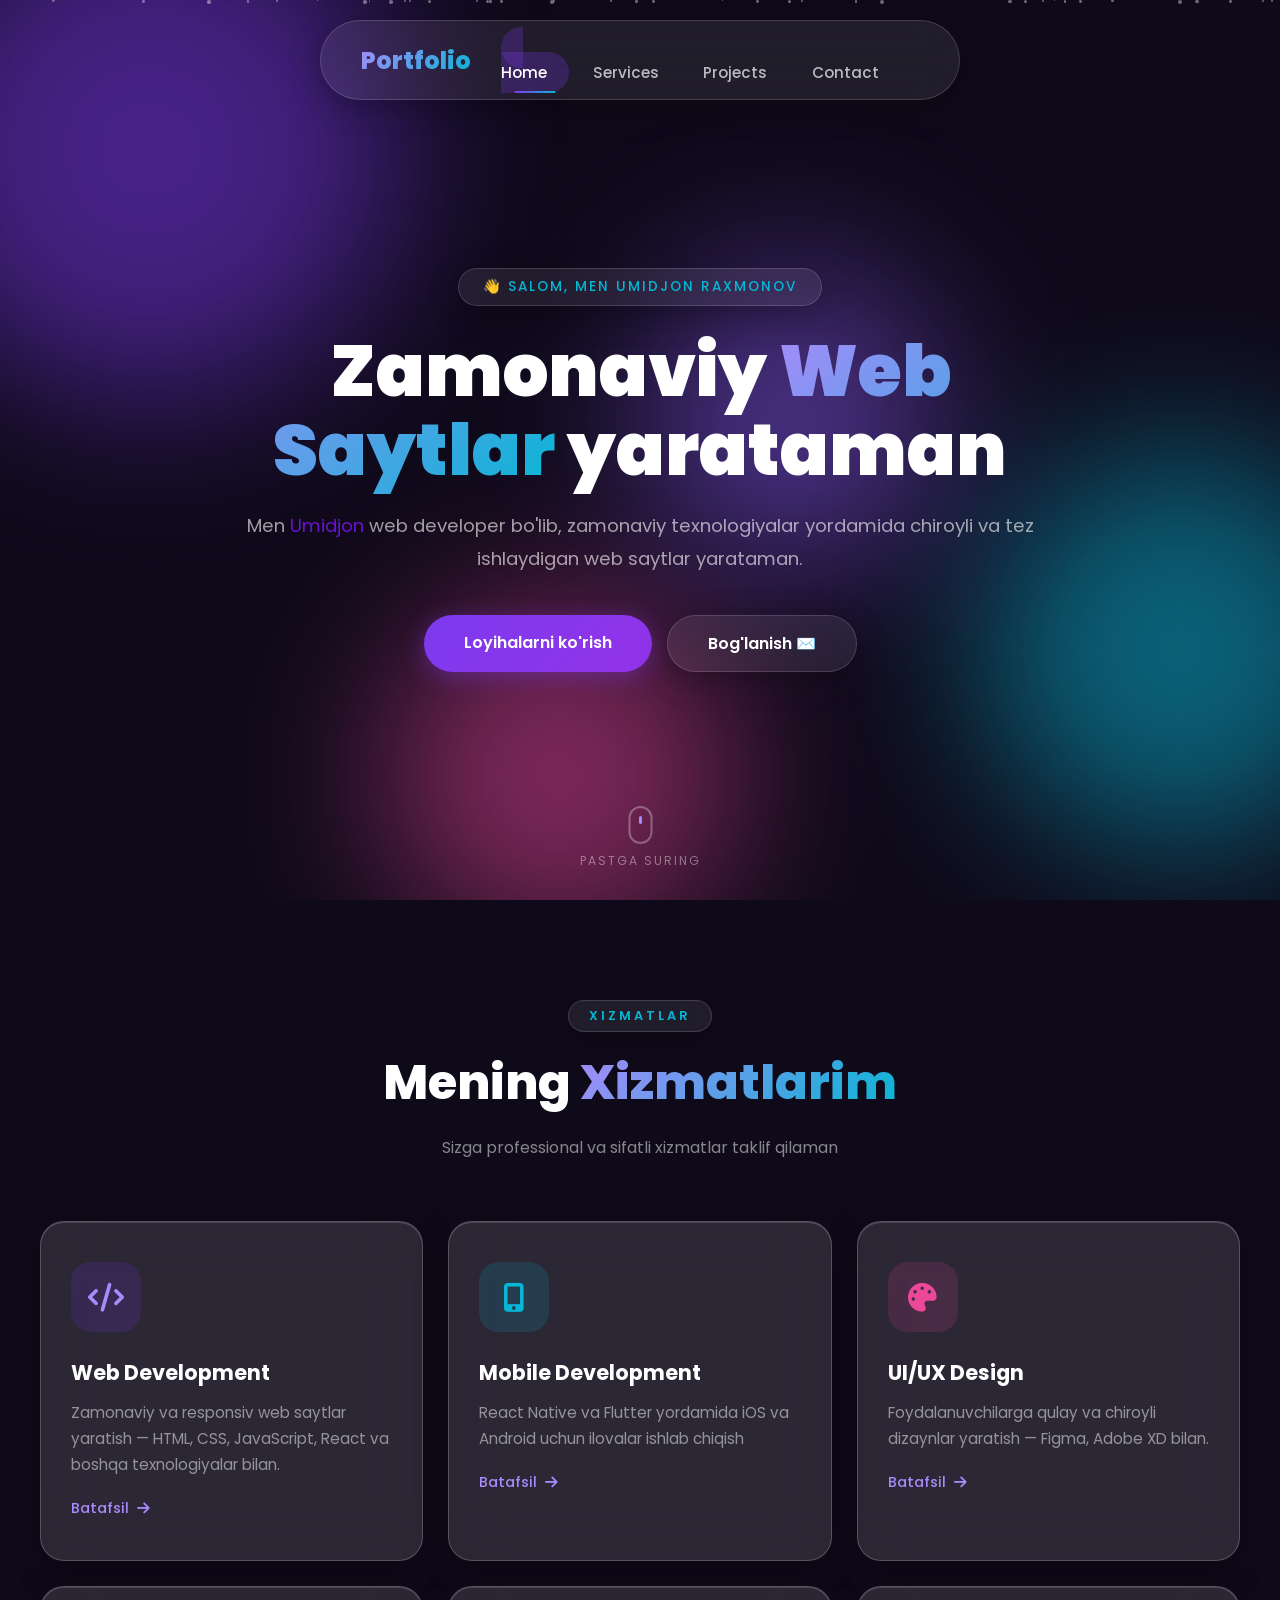
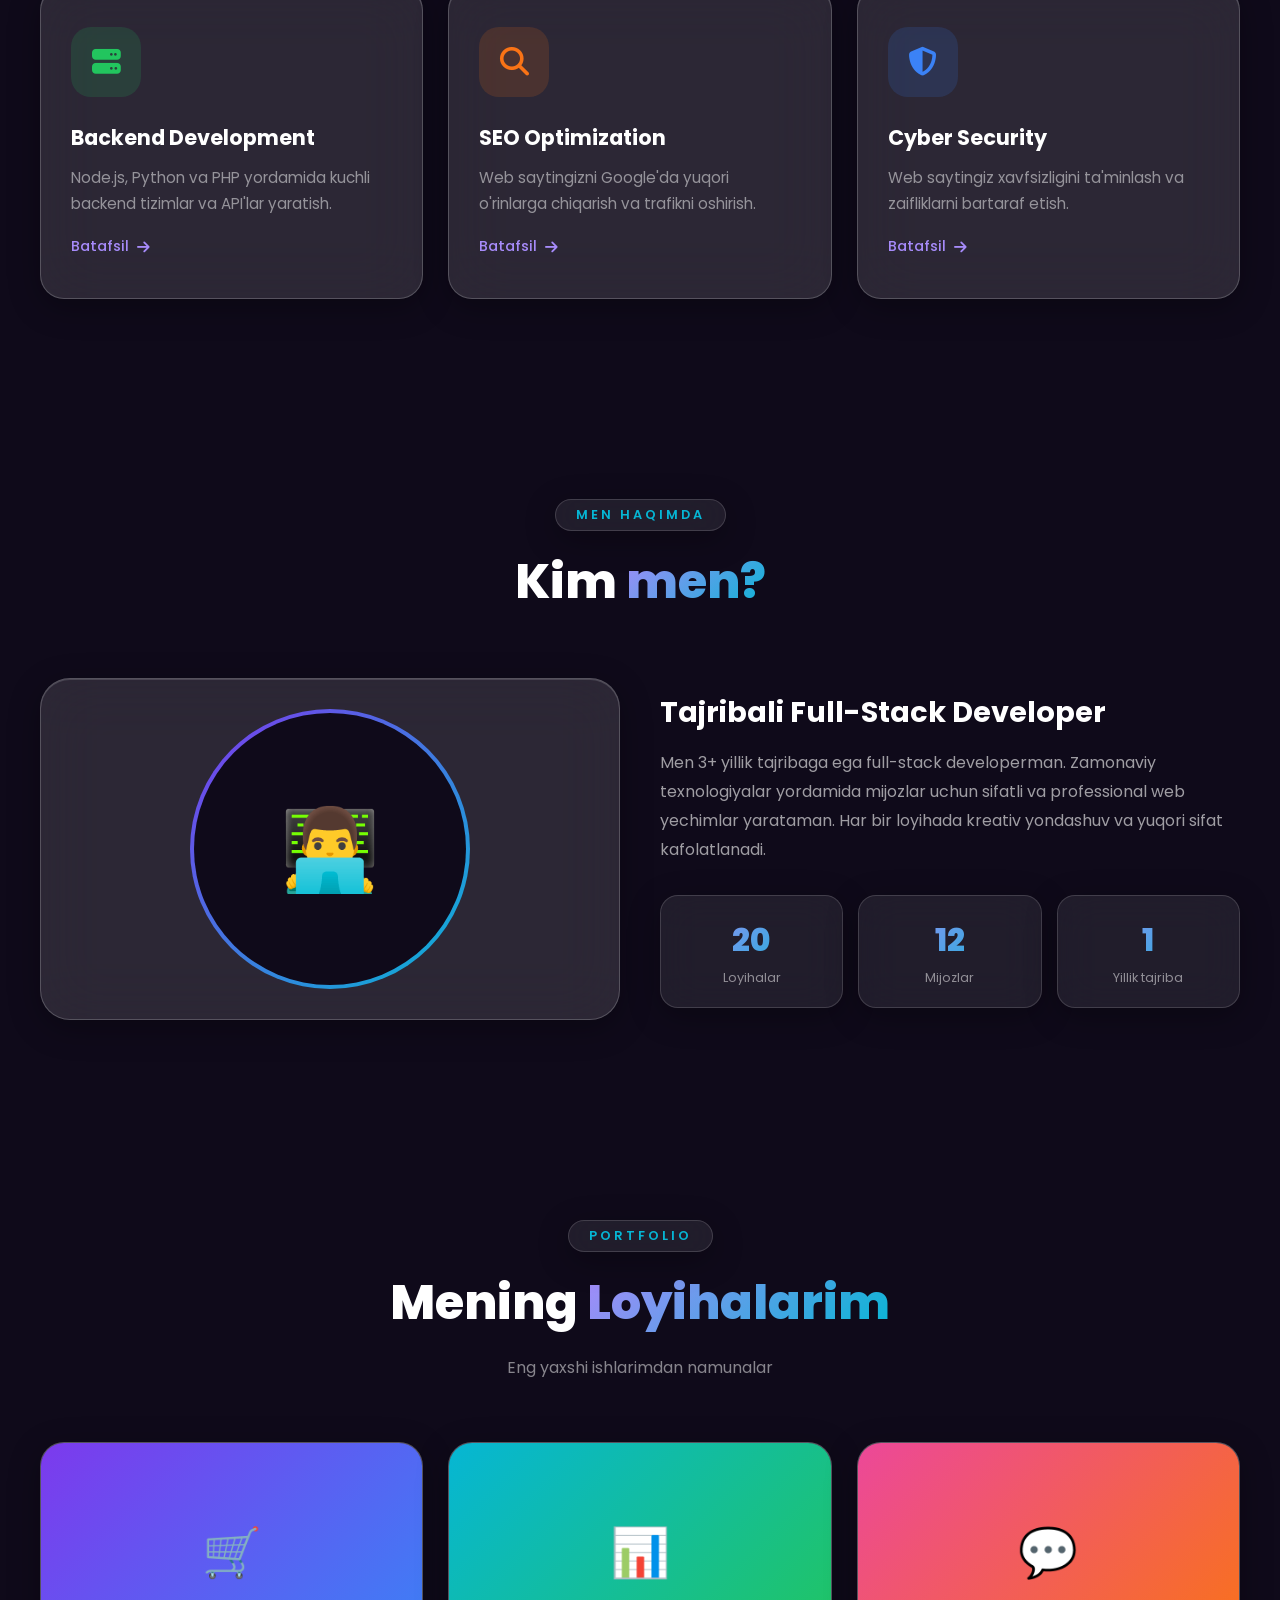
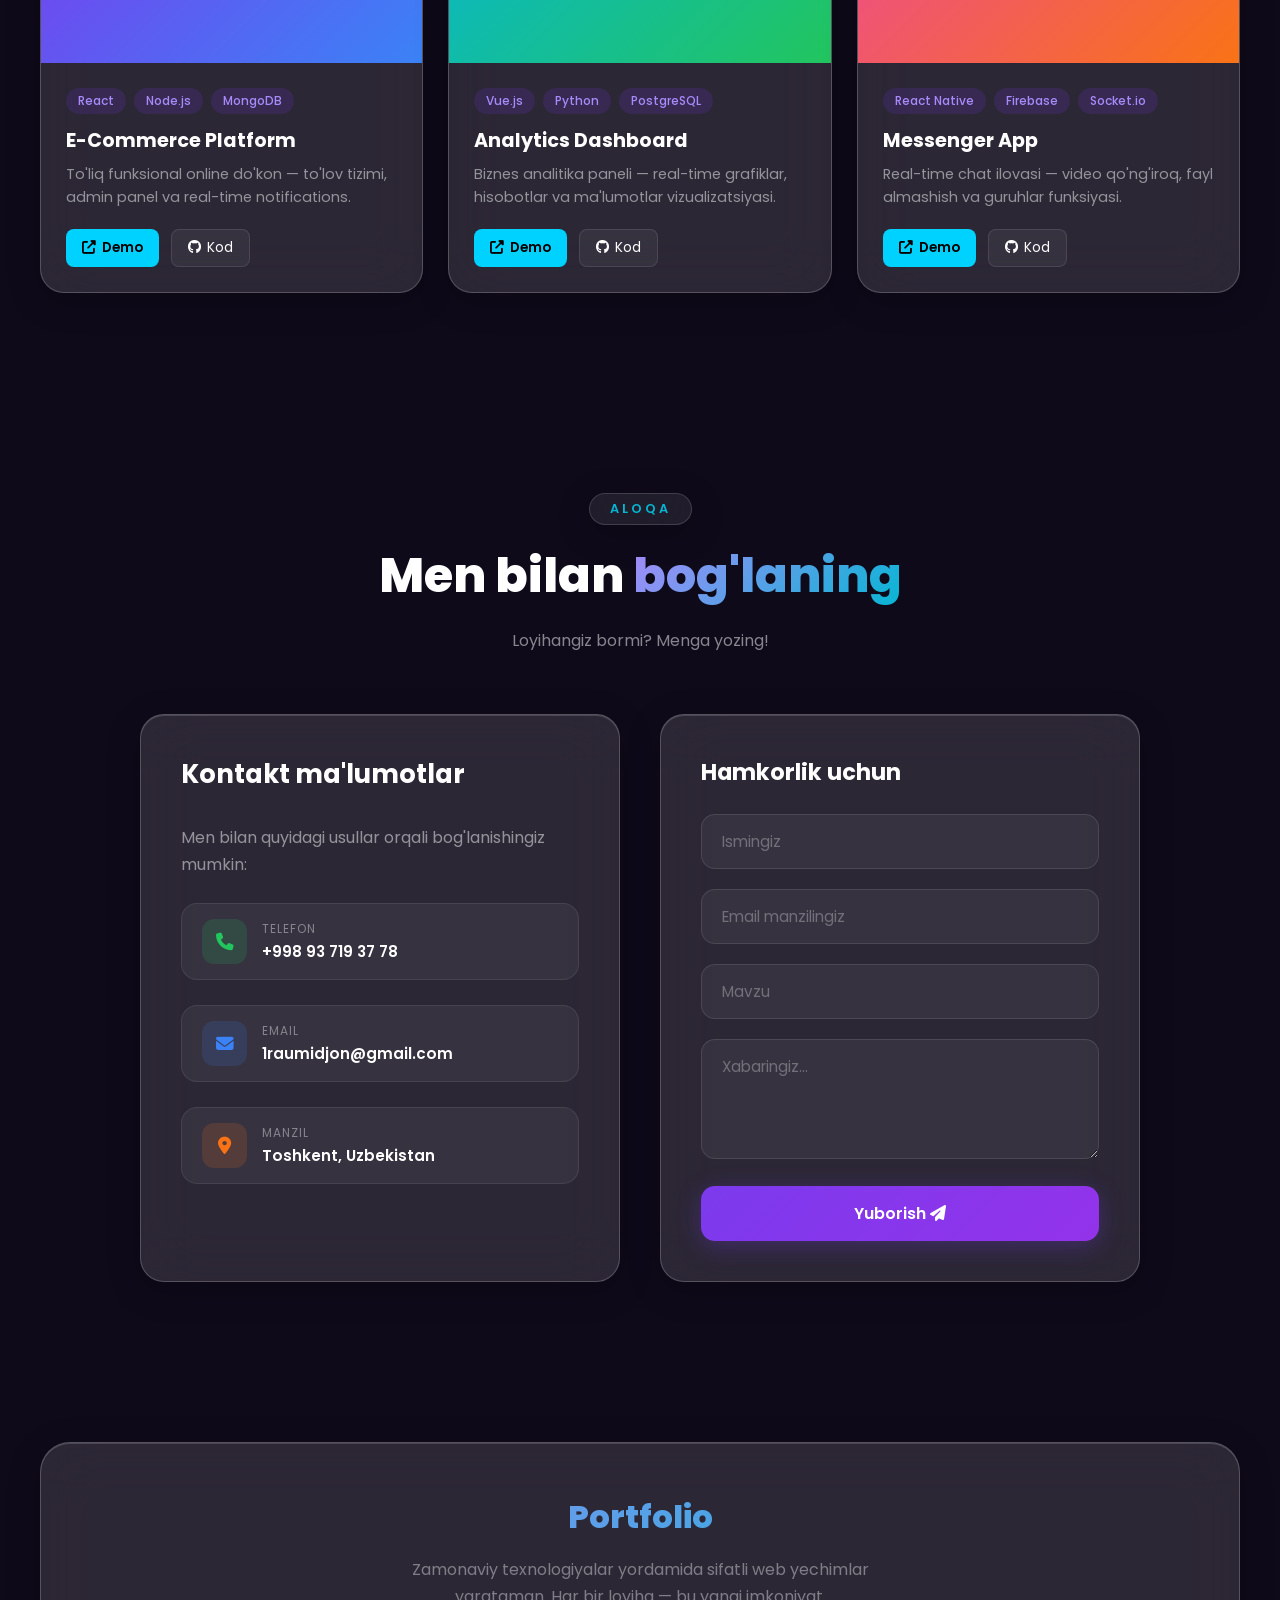
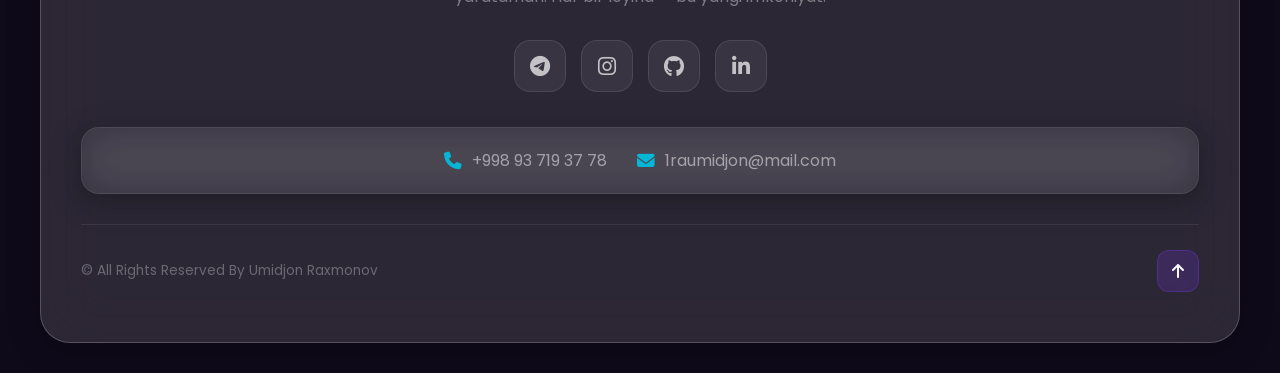
<file: index.html>
<!doctype html>
<html lang="uz">
  <head>
    <meta charset="UTF-8" />
    <meta name="viewport" content="width=device-width, initial-scale=1.0" />
    <title>Umidjon Raxmonov | Portfolio</title>
    <link
      rel="stylesheet"
      href="https://cdnjs.cloudflare.com/ajax/libs/font-awesome/6.5.0/css/all.min.css"
    />
    <link rel="stylesheet" href="qwen.css" />
  </head>
  <body>
    <!-- Loader -->
    <div class="loader" id="loader">
      <div class="loader-ring"></div>
    </div>

    <!-- Animated Background -->
    <div class="bg-animation">
      <div class="blob"></div>
      <div class="blob"></div>
      <div class="blob"></div>
      <div class="blob"></div>
    </div>

    <!-- Particles -->
    <div class="particles" id="particles"></div>

    <!-- ========== NAVBAR ========== -->
    <nav class="navbar glass" id="navbar">
      <div class="nav-logo">Portfolio</div>
      <ul class="nav-links" id="navLinks">
        <li><a href="#home" class="active">Home</a></li>
        <li><a href="#services">Services</a></li>
        <li><a href="#projects">Projects</a></li>
        <li><a href="#contact">Contact</a></li>
      </ul>
      <div class="menu-toggle" id="menuToggle">
        <span></span>
        <span></span>
        <span></span>
      </div>
    </nav>

    <!-- ========== HERO ========== -->
    <section class="hero" id="home">
      <div class="hero-content">
        <div class="hero-badge glass">👋 Salom, men Umidjon Raxmonov</div>
        <h1>Zamonaviy <span class="gradient-text">Web Saytlar</span> yarataman</h1>
        <p>
          Men <span style="color: #6a11cb">Umidjon</span> web developer bo'lib, zamonaviy
          texnologiyalar yordamida chiroyli va tez ishlaydigan web saytlar yarataman.
        </p>
        <div class="hero-buttons">
          <a href="#projects" class="btn-primary">Loyihalarni ko'rish</a>
          <a href="#contact" class="btn-glass glass">Bog'lanish ✉️</a>
        </div>
      </div>
      <div class="scroll-indicator">
        <div class="mouse"></div>
        <span>Pastga suring</span>
      </div>
    </section>

    <!-- ========== SERVICES ========== -->
    <section id="services">
      <div class="section-header">
        <div class="tag glass">Xizmatlar</div>
        <h2>Mening <span class="gradient-text">Xizmatlarim</span></h2>
        <p>Sizga professional va sifatli xizmatlar taklif qilaman</p>
      </div>
      <div class="services-grid">
        <a href="./files/WEB.html" class="linkpage service-card glass-strong">
          <div class="service-icon icon-purple">
            <i class="fas fa-code"></i>
          </div>
          <h3>Web Development</h3>
          <p>
            Zamonaviy va responsiv web saytlar yaratish — HTML, CSS, JavaScript, React va boshqa
            texnologiyalar bilan.
          </p>
          <div class="arrow">Batafsil <i class="fas fa-arrow-right"></i></div>
        </a>

        <a href="./files/MOBILE.html" class="service-card glass-strong linkpage">
          <div class="service-icon icon-cyan">
            <i class="fas fa-mobile-alt"></i>
          </div>
          <h3>Mobile Development</h3>
          <p>React Native va Flutter yordamida iOS va Android uchun ilovalar ishlab chiqish</p>
          <div class="arrow">Batafsil <i class="fas fa-arrow-right"></i></div>
        </a>

        <a href="./files/UI.html" class="service-card glass-strong linkpage">
          <div class="service-icon icon-pink">
            <i class="fas fa-palette"></i>
          </div>
          <h3>UI/UX Design</h3>
          <p>Foydalanuvchilarga qulay va chiroyli dizaynlar yaratish — Figma, Adobe XD bilan.</p>
          <div class="arrow">Batafsil <i class="fas fa-arrow-right"></i></div>
        </a>

        <a href="./files/BACKEND.html" class="service-card glass-strong linkpage">
          <div class="service-icon icon-green">
            <i class="fas fa-server"></i>
          </div>

          <h3>Backend Development</h3>
          <p>Node.js, Python va PHP yordamida kuchli backend tizimlar va API'lar yaratish.</p>
          <div class="arrow">Batafsil <i class="fas fa-arrow-right"></i></div>
        </a>

        <a href="./files/SEO.html" class="service-card glass-strong linkpage">
          <div class="service-icon icon-orange">
            <i class="fas fa-search"></i>
          </div>
          <h3>SEO Optimization</h3>
          <p>Web saytingizni Google'da yuqori o'rinlarga chiqarish va trafikni oshirish.</p>
          <div class="arrow">Batafsil <i class="fas fa-arrow-right"></i></div>
        </a>

        <a href="./files/CYBER.html" class="service-card glass-strong linkpage">
          <div class="service-icon icon-blue">
            <i class="fas fa-shield-alt"></i>
          </div>
          <h3>Cyber Security</h3>
          <p>Web saytingiz xavfsizligini ta'minlash va zaifliklarni bartaraf etish.</p>
          <div class="arrow">Batafsil <i class="fas fa-arrow-right"></i></div>
        </a>
      </div>
    </section>

    <!-- ========== ABOUT ========== -->
    <section id="about">
      <div class="about-section">
        <div class="section-header">
          <div class="tag glass">Men haqimda</div>
          <h2>Kim <span class="gradient-text">men?</span></h2>
        </div>
        <div class="about-grid">
          <div class="about-image glass-strong">
            <div class="avatar-wrapper">
              <div class="avatar-inner">👨‍💻</div>
            </div>
          </div>

          <div class="about-text">
            <h3>Tajribali Full-Stack Developer</h3>
            <p>
              Men 3+ yillik tajribaga ega full-stack developerman. Zamonaviy texnologiyalar
              yordamida mijozlar uchun sifatli va professional web yechimlar yarataman. Har bir
              loyihada kreativ yondashuv va yuqori sifat kafolatlanadi.
            </p>

            <div class="stats-row">
              <div class="stat-item glass">
                <div class="number" data-target="50">0</div>
                <div class="label">Loyihalar</div>
              </div>
              <div class="stat-item glass">
                <div class="number" data-target="30">0</div>
                <div class="label">Mijozlar</div>
              </div>
              <div class="stat-item glass">
                <div class="number" data-target="3">0</div>
                <div class="label">Yillik tajriba</div>
              </div>
            </div>
          </div>
        </div>
      </div>
    </section>

    <!-- ========== PROJECTS ========== -->
    <section id="projects">
      <div class="section-header">
        <div class="tag glass">Portfolio</div>
        <h2>Mening <span class="gradient-text">Loyihalarim</span></h2>
        <p>Eng yaxshi ishlarimdan namunalar</p>
      </div>
      <div class="projects-grid">
        <div class="project-card glass-strong">
          <div class="project-thumb">
            <div class="gradient-bg g1">🛒</div>
          </div>
          <div class="project-info">
            <div class="tags">
              <span>React</span>
              <span>Node.js</span>
              <span>MongoDB</span>
            </div>
            <h3>E-Commerce Platform</h3>
            <p>
              To'liq funksional online do'kon — to'lov tizimi, admin panel va real-time
              notifications.
            </p>
            <div class="project-links">
              <a href="./PROJECTS/E-COMMERCE.html" class="view-btn"
                ><i class="fas fa-external-link-alt"></i> Demo</a
              >
              <a href="#" class="github-btn"><i class="fab fa-github"></i> Kod</a>
            </div>
          </div>
        </div>
        <div class="project-card glass-strong">
          <div class="project-thumb">
            <div class="gradient-bg g2">📊</div>
          </div>
          <div class="project-info">
            <div class="tags">
              <span>Vue.js</span>
              <span>Python</span>
              <span>PostgreSQL</span>
            </div>
            <h3>Analytics Dashboard</h3>
            <p>
              Biznes analitika paneli — real-time grafiklar, hisobotlar va ma'lumotlar
              vizualizatsiyasi.
            </p>
            <div class="project-links">
              <a href="./PROJECTS/Analytic.html" class="view-btn"
                ><i class="fas fa-external-link-alt"></i> Demo</a
              >
              <a href="#" class="github-btn"><i class="fab fa-github"></i> Kod</a>
            </div>
          </div>
        </div>
        <div class="project-card glass-strong">
          <div class="project-thumb">
            <div class="gradient-bg g3">💬</div>
          </div>
          <div class="project-info">
            <div class="tags">
              <span>React Native</span>
              <span>Firebase</span>
              <span>Socket.io</span>
            </div>
            <h3>Messenger App</h3>
            <p>Real-time chat ilovasi — video qo'ng'iroq, fayl almashish va guruhlar funksiyasi.</p>
            <div class="project-links">
              <a href="./PROJECTS/messager.html" class="view-btn"
                ><i class="fas fa-external-link-alt"></i> Demo</a
              >
              <a href="#" class="github-btn"><i class="fab fa-github"></i> Kod</a>
            </div>
          </div>
        </div>
      </div>
    </section>

    <!-- ========== CONTACT ========== -->
    <section id="contact">
      <div class="section-header">
        <div class="tag glass">Aloqa</div>
        <h2>Men bilan <span class="gradient-text">bog'laning</span></h2>
        <p>Loyihangiz bormi? Menga yozing!</p>
      </div>
      <div class="contact-wrapper">
        <div class="contact-info glass-strong">
          <h3>Kontakt ma'lumotlar</h3>
          <p>Men bilan quyidagi usullar orqali bog'lanishingiz mumkin:</p>
          <div class="contact-item">
            <div class="icon-box phone">
              <i class="fas fa-phone"></i>
            </div>
            <div class="text-box">
              <div class="label">Telefon</div>
              <div class="value">
                <a href="tel:+998937193778" style="text-decoration: none; color: white">
                  <span>+998 93 719 37 78</span>
                </a>
              </div>
            </div>
          </div>
          <div class="contact-item">
            <div class="icon-box email">
              <i class="fas fa-envelope"></i>
            </div>
            <div class="text-box">
              <div class="label">Email</div>
              <div class="value">
                <a href="mailto:1raumidjon@gmail.com" style="text-decoration: none; color: white">
                  <span>1raumidjon@gmail.com</span>
                </a>
              </div>
            </div>
          </div>
          <div class="contact-item">
            <div class="icon-box location">
              <i class="fas fa-map-marker-alt"></i>
            </div>
            <div class="text-box">
              <div class="label">Manzil</div>
              <div class="value">
                <a
                  style="text-decoration: none; color: white"
                  href="https://www.google.com/maps?q=Tashkent, Uzbekistan"
                  target="_blank"
                >
                  Toshkent, Uzbekistan
                </a>
              </div>
            </div>
          </div>
        </div>
        <form id="contactForm" class="contact-form glass-strong">
          <h3>Hamkorlik uchun</h3>
          <div class="form-group">
            <input type="text" id="name" placeholder="Ismingiz" required />
          </div>
          <div class="form-group">
            <input type="email" id="email" placeholder="Email manzilingiz" required />
          </div>
          <div class="form-group">
            <input type="text" id="subject" placeholder="Mavzu" />
          </div>
          <div class="form-group">
            <textarea id="message" placeholder="Xabaringiz..." required></textarea>
          </div>
          <button type="submit" class="submit-btn">
            Yuborish <i class="fas fa-paper-plane"></i>
          </button>
        </form>
      </div>
    </section>

    <!-- ========== FOOTER ========== -->
    <footer class="footer">
      <div class="footer-glass glass-strong">
        <div class="footer-logo">Portfolio</div>
        <p class="footer-desc">
          Zamonaviy texnologiyalar yordamida sifatli web yechimlar yarataman. Har bir loyiha — bu
          yangi imkoniyat.
        </p>

        <div class="social-links">
          <a
            href="https://t.me/raxmonov_supportbot"
            target="_blank"
            class="social-link tg"
            title="Telegram"
          >
            <i class="fab fa-telegram-plane"></i>
          </a>
          <a
            href="https://instagram.com/umidjon.raxmonjonov"
            target="_blank"
            class="social-link ins"
            title="Instagram"
          >
            <i class="fab fa-instagram"></i>
          </a>
          <a
            href="https://github.com/raumidjon"
            target="_blank"
            class="social-link git"
            title="GitHub"
          >
            <i class="fab fa-github"></i>
          </a>

          <a
            href="https://linkedin.com/in/raumidjon/"
            target="_blank"
            class="social-link li"
            title="LinkedIn"
          >
            <i class="fab fa-linkedin-in"></i>
          </a>
        </div>

        <div class="footer-contact glass">
          <a href="tel:+998937193778" class="footer-contact-item">
            <i class="fas fa-phone"></i>
            <span>+998 93 719 37 78</span>
          </a>
          <a href="mailto:1raumidjon@mail.com" class="footer-contact-item">
            <i class="fas fa-envelope"></i>
            <span>1raumidjon@mail.com</span>
          </a>
        </div>

        <div class="footer-bottom">
          <p>© All Rights Reserved By Umidjon Raxmonov</p>
          <a href="#home" class="back-to-top">
            <i class="fas fa-arrow-up"></i>
          </a>
        </div>
      </div>
    </footer>

    <script src="qwen.js"></script>
  </body>
</html>
</file>
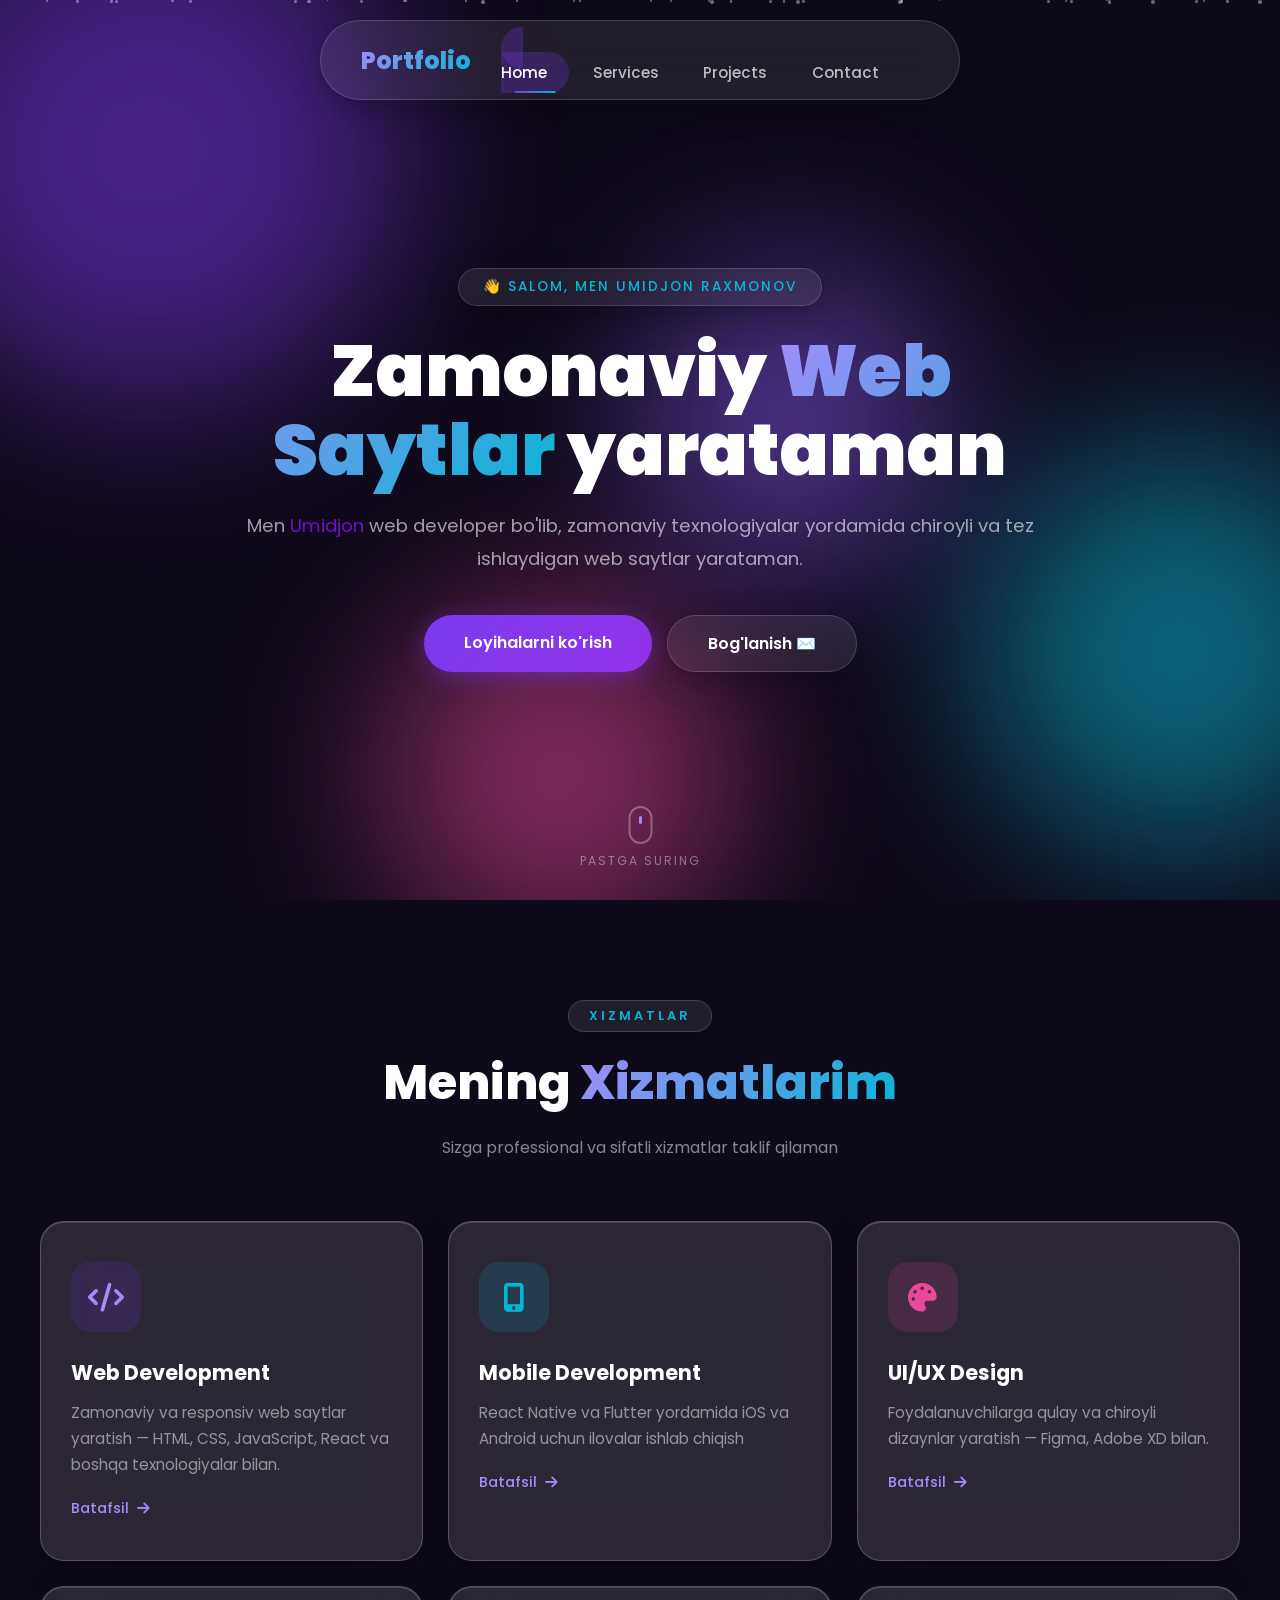
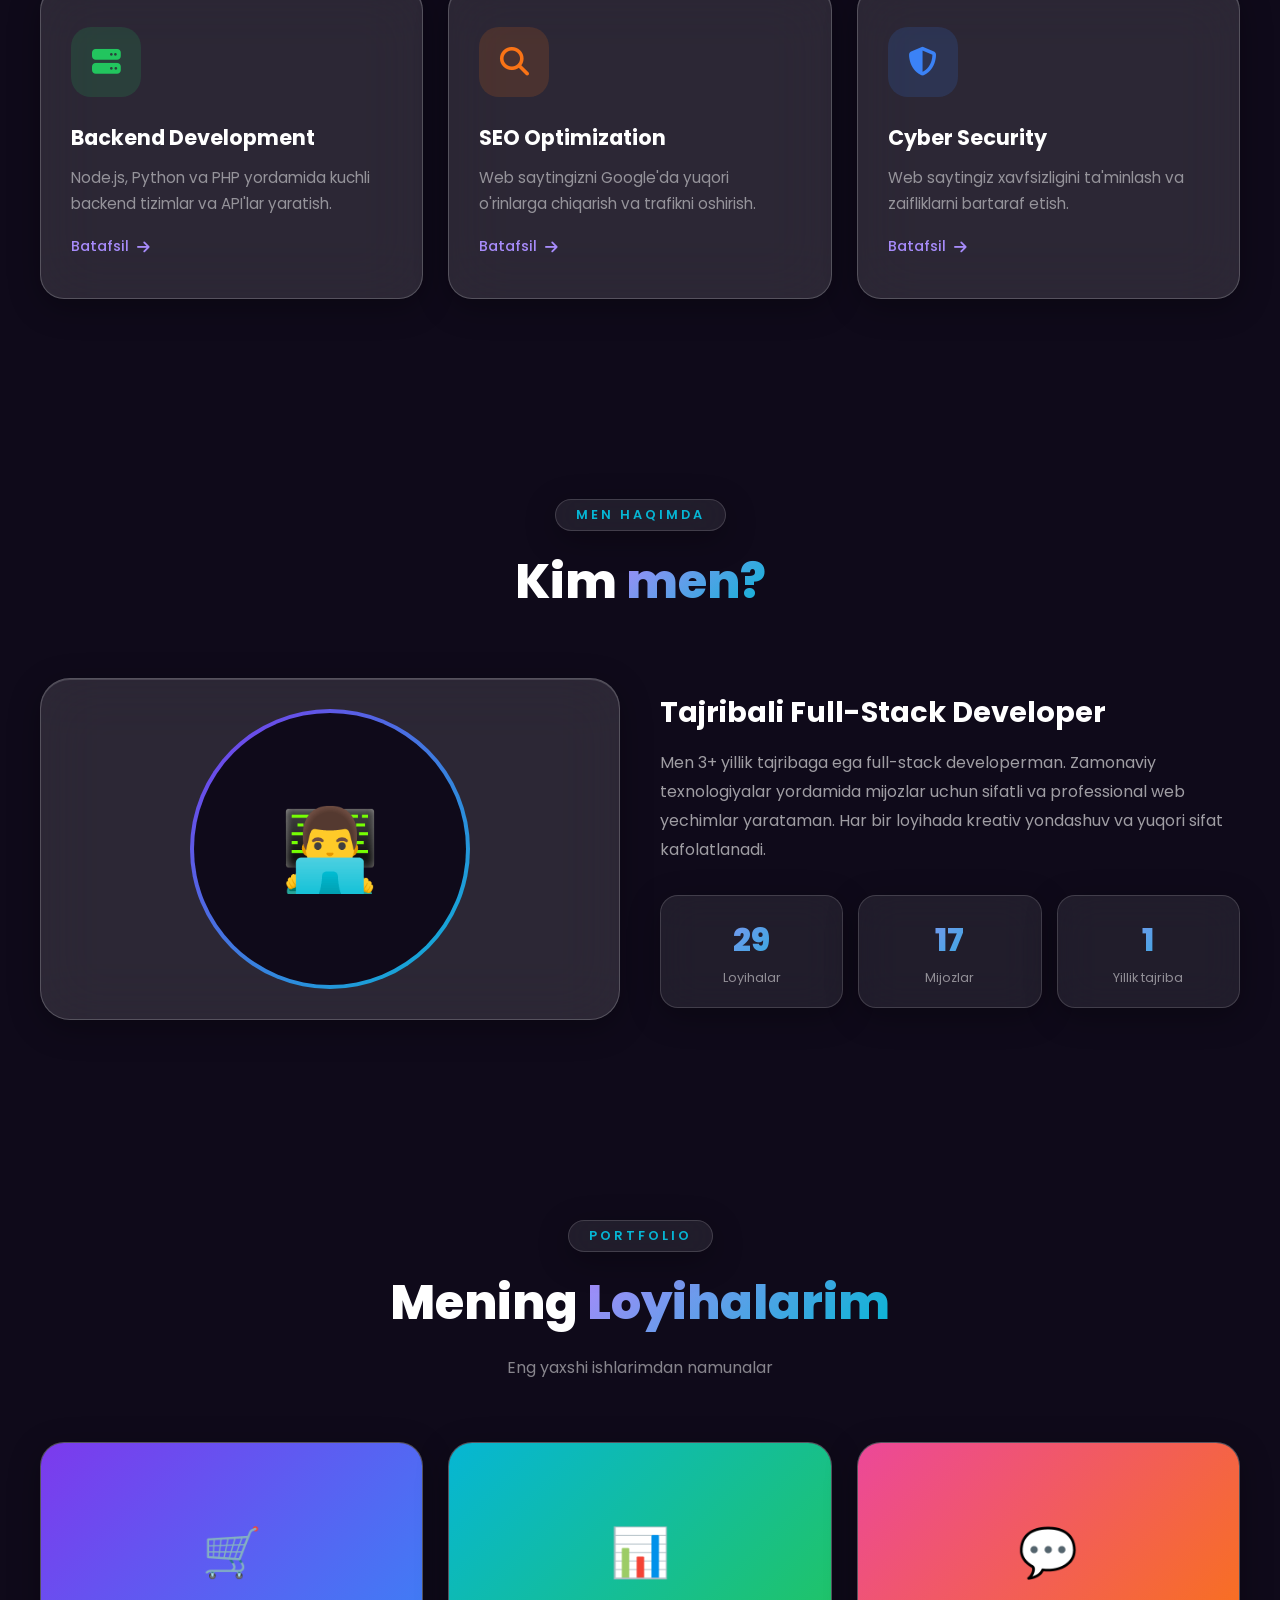
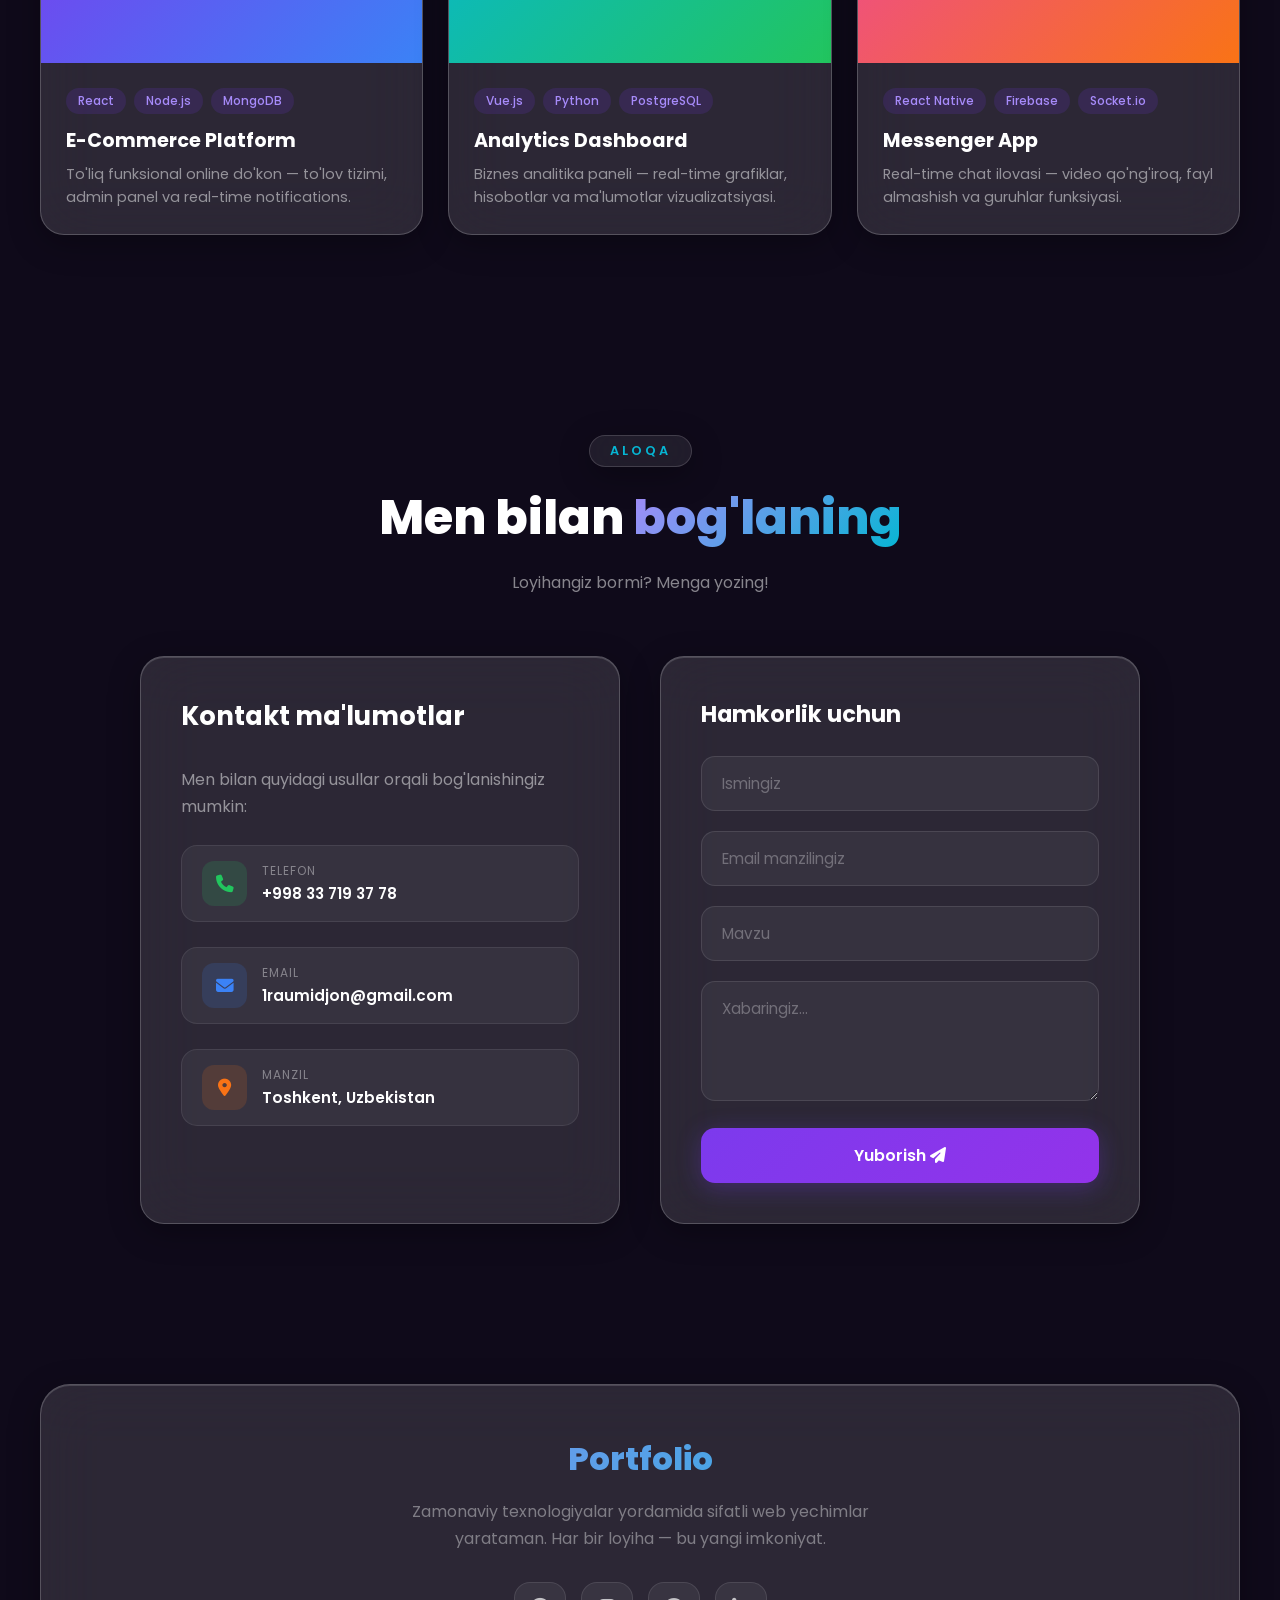
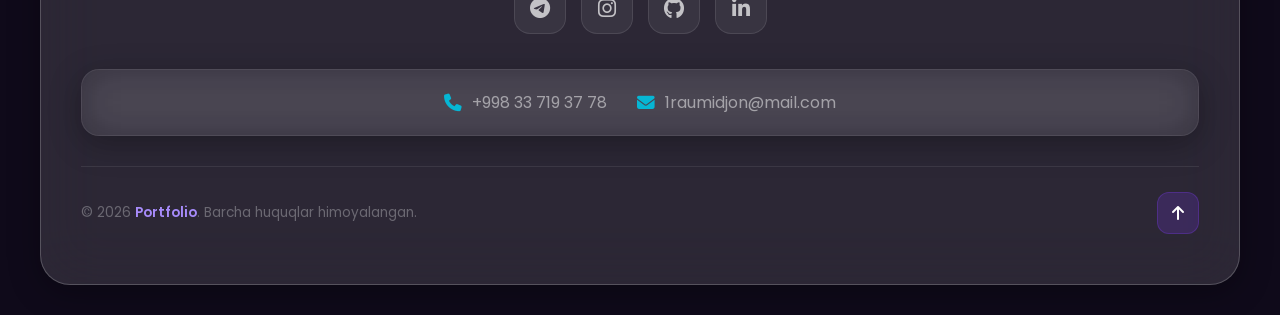
<file: qwenn.html>
<!doctype html>
<html lang="uz">
  <head>
    <meta charset="UTF-8" />
    <meta name="viewport" content="width=device-width, initial-scale=1.0" />
    <title>Umidjon Raxmonov | Portfolio</title>
    <link
      rel="stylesheet"
      href="https://cdnjs.cloudflare.com/ajax/libs/font-awesome/6.5.0/css/all.min.css"
    />
    <link rel="stylesheet" href="qwen.css" />
  </head>
  <body>
    <!-- Loader -->
    <div class="loader" id="loader">
      <div class="loader-ring"></div>
    </div>

    <!-- Animated Background -->
    <div class="bg-animation">
      <div class="blob"></div>
      <div class="blob"></div>
      <div class="blob"></div>
      <div class="blob"></div>
    </div>

    <!-- Particles -->
    <div class="particles" id="particles"></div>

    <!-- ========== NAVBAR ========== -->
    <nav class="navbar glass" id="navbar">
      <div class="nav-logo">Portfolio</div>
      <ul class="nav-links" id="navLinks">
        <li><a href="#home" class="active">Home</a></li>
        <li><a href="#services">Services</a></li>
        <li><a href="#projects">Projects</a></li>
        <li><a href="#contact">Contact</a></li>
      </ul>
      <div class="menu-toggle" id="menuToggle">
        <span></span>
        <span></span>
        <span></span>
      </div>
    </nav>

    <!-- ========== HERO ========== -->
    <section class="hero" id="home">
      <div class="hero-content">
        <div class="hero-badge glass">👋 Salom, men Umidjon Raxmonov</div>
        <h1>Zamonaviy <span class="gradient-text">Web Saytlar</span> yarataman</h1>
        <p>
          Men <span style="color: #6a11cb">Umidjon</span> web developer bo'lib, zamonaviy
          texnologiyalar yordamida chiroyli va tez ishlaydigan web saytlar yarataman.
        </p>
        <div class="hero-buttons">
          <a href="#projects" class="btn-primary">Loyihalarni ko'rish</a>
          <a href="#contact" class="btn-glass glass">Bog'lanish ✉️</a>
        </div>
      </div>
      <div class="scroll-indicator">
        <div class="mouse"></div>
        <span>Pastga suring</span>
      </div>
    </section>

    <!-- ========== SERVICES ========== -->
    <section id="services">
      <div class="section-header">
        <div class="tag glass">Xizmatlar</div>
        <h2>Mening <span class="gradient-text">Xizmatlarim</span></h2>
        <p>Sizga professional va sifatli xizmatlar taklif qilaman</p>
      </div>
      <div class="services-grid">
        <div class="service-card glass-strong">
          <div class="service-icon icon-purple">
            <i class="fas fa-code"></i>
          </div>
          <h3>Web Development</h3>
          <p>
            Zamonaviy va responsiv web saytlar yaratish — HTML, CSS, JavaScript, React va boshqa
            texnologiyalar bilan.
          </p>
          <div class="arrow">Batafsil <i class="fas fa-arrow-right"></i></div>
        </div>
        <div class="service-card glass-strong">
          <div class="service-icon icon-cyan">
            <i class="fas fa-mobile-alt"></i>
          </div>

          <h3>Mobile Development</h3>
          <p>React Native va Flutter yordamida iOS va Android uchun ilovalar ishlab chiqish</p>
          <div class="arrow">Batafsil <i class="fas fa-arrow-right"></i></div>
        </div>

        <div class="service-card glass-strong">
          <div class="service-icon icon-pink">
            <i class="fas fa-palette"></i>
          </div>
          <h3>UI/UX Design</h3>
          <p>Foydalanuvchilarga qulay va chiroyli dizaynlar yaratish — Figma, Adobe XD bilan.</p>
          <div class="arrow">Batafsil <i class="fas fa-arrow-right"></i></div>
        </div>
        <div class="service-card glass-strong">
          <div class="service-icon icon-green">
            <i class="fas fa-server"></i>
          </div>
       
          <h3>Backend Development</h3>
          <p>Node.js, Python va PHP yordamida kuchli backend tizimlar va API'lar yaratish.</p>
          <div class="arrow">Batafsil <i class="fas fa-arrow-right"></i></div>
        </div>
        <div class="service-card glass-strong">
          <div class="service-icon icon-orange">
            <i class="fas fa-search"></i>
          </div>

          <h3>SEO Optimization</h3>
          <p>Web saytingizni Google'da yuqori o'rinlarga chiqarish va trafikni oshirish.</p>
          <div class="arrow">Batafsil <i class="fas fa-arrow-right"></i></div>
        </div>
        <div class="service-card glass-strong">
          <div class="service-icon icon-blue">
            <i class="fas fa-shield-alt"></i>
          </div>
          <h3>Cyber Security</h3>
          <p>Web saytingiz xavfsizligini ta'minlash va zaifliklarni bartaraf etish.</p>
          <div class="arrow">Batafsil <i class="fas fa-arrow-right"></i></div>
        </div>
      </div>
    </section>


    <!-- ========== ABOUT ========== -->
    <section id="about">
      <div class="about-section">
        <div class="section-header">
          <div class="tag glass">Men haqimda</div>
          <h2>Kim <span class="gradient-text">men?</span></h2>
        </div>
        <div class="about-grid">
          <div class="about-image glass-strong">
            <div class="avatar-wrapper">
              <div class="avatar-inner">👨‍💻</div>
            </div>
          </div>

          <div class="about-text">
            <h3>Tajribali Full-Stack Developer</h3>
            <p>
              Men 3+ yillik tajribaga ega full-stack developerman. Zamonaviy texnologiyalar
              yordamida mijozlar uchun sifatli va professional web yechimlar yarataman. Har bir
              loyihada kreativ yondashuv va yuqori sifat kafolatlanadi.
            </p>

            <div class="stats-row">
              <div class="stat-item glass">
                <div class="number" data-target="50">0</div>
                <div class="label">Loyihalar</div>
              </div>
              <div class="stat-item glass">
                <div class="number" data-target="30">0</div>
                <div class="label">Mijozlar</div>
              </div>
              <div class="stat-item glass">
                <div class="number" data-target="3">0</div>
                <div class="label">Yillik tajriba</div>
              </div>
            </div>
          </div>
        </div>
      </div>
    </section>

    <!-- ========== PROJECTS ========== -->
    <section id="projects">
      <div class="section-header">
        <div class="tag glass">Portfolio</div>
        <h2>Mening <span class="gradient-text">Loyihalarim</span></h2>
        <p>Eng yaxshi ishlarimdan namunalar</p>
      </div>
      <div class="projects-grid">
        <div class="project-card glass-strong">
          <div class="project-thumb">
            <div class="gradient-bg g1">🛒</div>
          </div>
          <div class="project-info">
            <div class="tags">
              <span>React</span>
              <span>Node.js</span>
              <span>MongoDB</span>
            </div>
            <h3>E-Commerce Platform</h3>
            <p>
              To'liq funksional online do'kon — to'lov tizimi, admin panel va real-time
              notifications.
            </p>
          </div>
        </div>
        <div class="project-card glass-strong">
          <div class="project-thumb">
            <div class="gradient-bg g2">📊</div>
          </div>
          <div class="project-info">
            <div class="tags">
              <span>Vue.js</span>
              <span>Python</span>
              <span>PostgreSQL</span>
            </div>
            <h3>Analytics Dashboard</h3>
            <p>
              Biznes analitika paneli — real-time grafiklar, hisobotlar va ma'lumotlar
              vizualizatsiyasi.
            </p>
          </div>
        </div>
        <div class="project-card glass-strong">
          <div class="project-thumb">
            <div class="gradient-bg g3">💬</div>
          </div>
          <div class="project-info">
            <div class="tags">
              <span>React Native</span>
              <span>Firebase</span>
              <span>Socket.io</span>
            </div>
            <h3>Messenger App</h3>
            <p>Real-time chat ilovasi — video qo'ng'iroq, fayl almashish va guruhlar funksiyasi.</p>
          </div>
        </div>
      </div>
    </section>

    <!-- ========== CONTACT ========== -->
    <section id="contact">
      <div class="section-header">
        <div class="tag glass">Aloqa</div>
        <h2>Men bilan <span class="gradient-text">bog'laning</span></h2>
        <p>Loyihangiz bormi? Menga yozing!</p>
      </div>
      <div class="contact-wrapper">
        <div class="contact-info glass-strong">
          <h3>Kontakt ma'lumotlar</h3>
          <p>Men bilan quyidagi usullar orqali bog'lanishingiz mumkin:</p>
          <div class="contact-item">
            <div class="icon-box phone">
              <i class="fas fa-phone"></i>
            </div>
            <div class="text-box">
              <div class="label">Telefon</div>
              <div class="value">
                <a href="tel:+998337193778" style="text-decoration: none; color: white">
                  <span>+998 33 719 37 78</span>
                </a>
              </div>
            </div>
          </div>
          <div class="contact-item">
            <div class="icon-box email">
              <i class="fas fa-envelope"></i>
            </div>
            <div class="text-box">
              <div class="label">Email</div>
              <div class="value">
                <a href="mailto:1raumidjon@gmail.com" style="text-decoration: none; color: white">
                  <span>1raumidjon@gmail.com</span>
                </a>
              </div>
            </div>
          </div>
          <div class="contact-item">
            <div class="icon-box location">
              <i class="fas fa-map-marker-alt"></i>
            </div>
            <div class="text-box">
              <div class="label">Manzil</div>
              <div class="value">
                <a
                  style="text-decoration: none; color: white"
                  href="https://www.google.com/maps?q=Tashkent, Uzbekistan"
                  target="_blank"
                >
                  Toshkent, Uzbekistan
                </a>
              </div>
            </div>
          </div>
        </div>
        <form id="contactForm" class="contact-form glass-strong">
          <h3>Hamkorlik uchun</h3>
          <div class="form-group">
            <input type="text" id="name" placeholder="Ismingiz" required />
          </div>
          <div class="form-group">
            <input type="email" id="email" placeholder="Email manzilingiz" required />
          </div>
          <div class="form-group">
            <input type="text" id="subject" placeholder="Mavzu" />
          </div>
          <div class="form-group">
            <textarea id="message" placeholder="Xabaringiz..." required></textarea>
          </div>
          <button type="submit" class="submit-btn">
            Yuborish <i class="fas fa-paper-plane"></i>
          </button>
        </form>
      </div>
    </section>

    <!-- ========== FOOTER ========== -->
    <footer class="footer">
      <div class="footer-glass glass-strong">
        <div class="footer-logo">Portfolio</div>
        <p class="footer-desc">
          Zamonaviy texnologiyalar yordamida sifatli web yechimlar yarataman. Har bir loyiha — bu
          yangi imkoniyat.
        </p>

        <div class="social-links">
          <a
            href="https://t.me/raxmonov_supportbot"
            target="_blank"
            class="social-link tg"
            title="Telegram"
          >
            <i class="fab fa-telegram-plane"></i>
          </a>
          <a
            href="https://instagram.com/umidjon.raxmonjonov"
            target="_blank"
            class="social-link ins"
            title="Instagram"
          >
            <i class="fab fa-instagram"></i>
          </a>
          <a
            href="https://github.com/raumidjon"
            target="_blank"
            class="social-link git"
            title="GitHub"
          >
            <i class="fab fa-github"></i>
          </a>

          <a
            href="https://linkedin.com/in/raumidjon/"
            target="_blank"
            class="social-link li"
            title="LinkedIn"
          >
            <i class="fab fa-linkedin-in"></i>
          </a>
        </div>

        <div class="footer-contact glass">
          <a href="tel:+998337193778" class="footer-contact-item">
            <i class="fas fa-phone"></i>
            <span>+998 33 719 37 78</span>
          </a>
          <a href="mailto:1raumidjon@mail.com" class="footer-contact-item">
            <i class="fas fa-envelope"></i>
            <span>1raumidjon@mail.com</span>
          </a>
        </div>

        <div class="footer-bottom">
          <p>© 2026 <span>Portfolio</span>. Barcha huquqlar himoyalangan.</p>
          <a href="#home" class="back-to-top">
            <i class="fas fa-arrow-up"></i>
          </a>
        </div>
      </div>
    </footer>

    <script src="qwen.js"></script>
  </body>
</html>
</file>
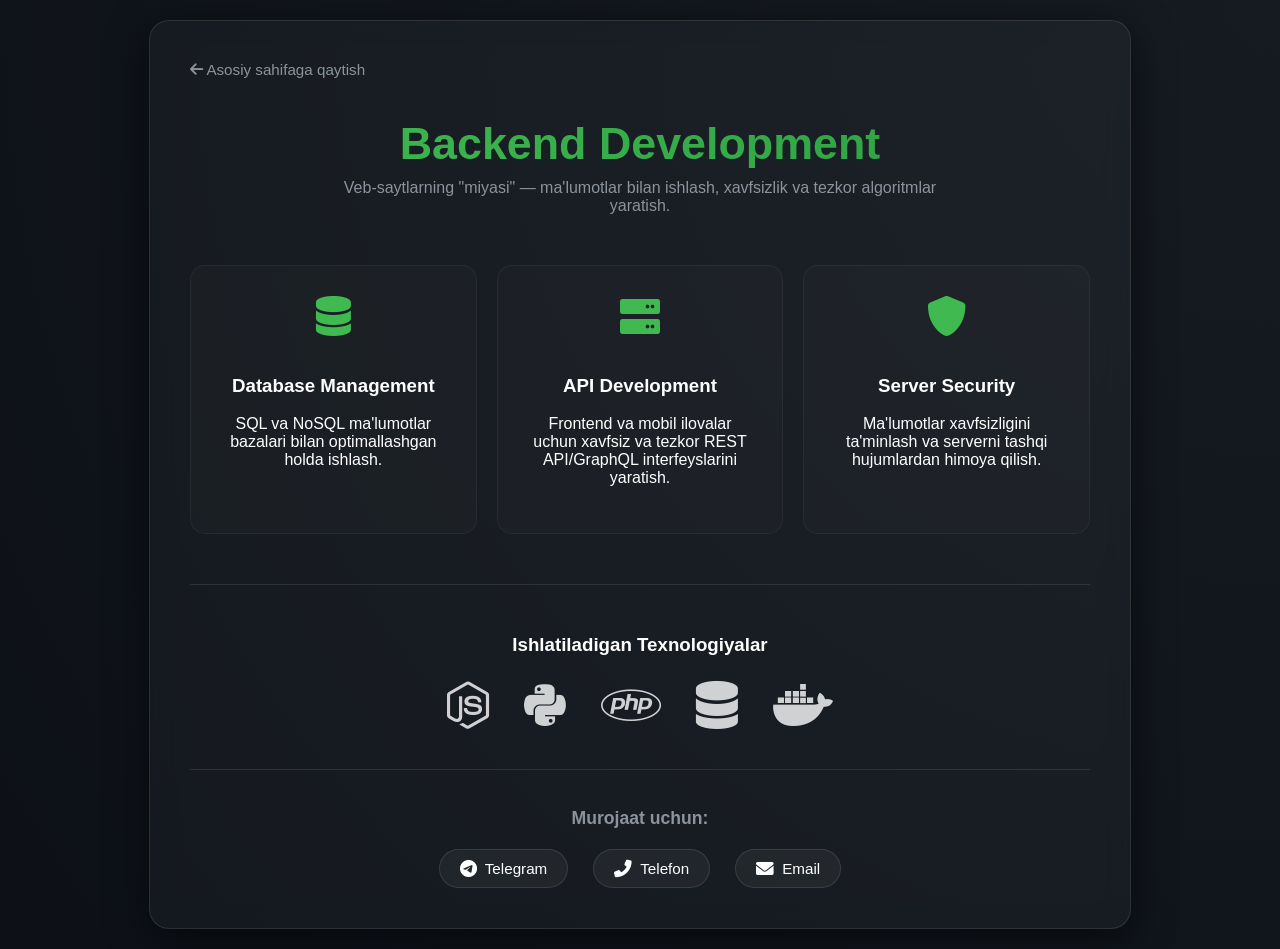
<file: files/BACKEND.html>
<!doctype html>
<html lang="uz">
  <head>
    <meta charset="UTF-8" />
    <meta name="viewport" content="width=device-width, initial-scale=1.0" />
    <title>Backend Development - Umidjon Raxmonjonov</title>
    <link
      rel="stylesheet"
      href="https://cdnjs.cloudflare.com/ajax/libs/font-awesome/6.0.0/css/all.min.css"
    />
    <style>
      :root {
        --bg-color: #0d1117;
        --glass-bg: rgba(255, 255, 255, 0.03);
        --accent-color: #3fb950; /* Backend uchun "kod" yashil rangi */
        --text-color: #ffffff;
        --secondary-text: #8b949e;
      }

      body {
        margin: 0;
        font-family: 'Segoe UI', Tahoma, Geneva, Verdana, sans-serif;
        background: radial-gradient(circle at top right, #161b22, #0d1117);
        color: var(--text-color);
        min-height: 100vh;
        display: flex;
        justify-content: center;
        align-items: center;
        padding: 20px;
      }

      .container {
        max-width: 900px;
        width: 100%;
        background: var(--glass-bg);
        backdrop-filter: blur(12px);
        -webkit-backdrop-filter: blur(12px);
        border: 1px solid rgba(255, 255, 255, 0.1);
        border-radius: 20px;
        padding: 40px;
        box-shadow: 0 10px 40px rgba(0, 0, 0, 0.6);
      }

      .back-btn {
        display: inline-block;
        color: var(--secondary-text);
        text-decoration: none;
        margin-bottom: 30px;
        font-size: 0.95rem;
        transition: 0.3s;
      }

      .back-btn:hover {
        color: var(--accent-color);
        transform: translateX(-5px);
      }

      .header {
        text-align: center;
        margin-bottom: 50px;
      }

      .header h1 {
        font-size: 2.8rem;
        margin: 10px 0;
        background: linear-gradient(to right, #3fb950, #2ea043);
        -webkit-background-clip: text;
        -webkit-text-fill-color: transparent;
      }

      .header p {
        color: var(--secondary-text);
        max-width: 600px;
        margin: 0 auto;
      }

      .features-grid {
        display: grid;
        grid-template-columns: repeat(auto-fit, minmax(260px, 1fr));
        gap: 20px;
      }

      .feature-card {
        background: rgba(255, 255, 255, 0.02);
        padding: 30px;
        border-radius: 15px;
        border: 1px solid rgba(255, 255, 255, 0.05);
        transition: 0.3s;
        text-align: center;
      }

      .feature-card:hover {
        border-color: var(--accent-color);
        background: rgba(63, 185, 80, 0.05);
        transform: translateY(-8px);
      }

      .feature-card i {
        font-size: 2.5rem;
        color: var(--accent-color);
        margin-bottom: 20px;
      }

      .tech-list {
        margin-top: 50px;
        padding-top: 30px;
        border-top: 1px solid rgba(255, 255, 255, 0.1);
        text-align: center;
      }

      .tech-icons {
        display: flex;
        justify-content: center;
        flex-wrap: wrap;
        gap: 35px;
        font-size: 3rem;
        margin-top: 25px;
        opacity: 0.8;
      }

      .tech-icons i:hover {
        opacity: 1;
        color: var(--accent-color);
        transform: scale(1.1);
        transition: 0.3s;
      }

      .contact-section {
        margin-top: 40px;
        padding-top: 20px;
        border-top: 1px solid rgba(255, 255, 255, 0.1);
        text-align: center;
      }

      .contact-section h3 {
        font-size: 1.1rem;
        color: var(--secondary-text);
        margin-bottom: 20px;
      }

      .contact-links {
        display: flex;
        justify-content: center;
        gap: 25px;
        flex-wrap: wrap;
      }

      .contact-links a {
        text-decoration: none;
        color: #fff;
        font-size: 0.95rem;
        display: flex;
        align-items: center;
        gap: 8px;
        padding: 10px 20px;
        background: rgba(255, 255, 255, 0.05);
        border-radius: 50px;
        border: 1px solid rgba(255, 255, 255, 0.1);
        transition: 0.3s;
      }

      .contact-links a:hover {
        background: var(--accent-color);
        color: #000;
        transform: translateY(-3px);
        box-shadow: 0 5px 15px rgba(0, 210, 255, 0.3);
      }

      .contact-links i {
        font-size: 1.1rem;
      }
    </style>
  </head>
  <body>
    <div class="container">
      <a href="javascript:history.back()" class="back-btn">
        <i class="fas fa-arrow-left"></i> Asosiy sahifaga qaytish
      </a>

      <div class="header">
        <h1>Backend Development</h1>
        <p>
          Veb-saytlarning "miyasi" — ma'lumotlar bilan ishlash, xavfsizlik va tezkor algoritmlar
          yaratish.
        </p>
      </div>

      <div class="features-grid">
        <div class="feature-card">
          <i class="fas fa-database"></i>
          <h3>Database Management</h3>
          <p>SQL va NoSQL ma'lumotlar bazalari bilan optimallashgan holda ishlash.</p>
        </div>
        <div class="feature-card">
          <i class="fas fa-server"></i>
          <h3>API Development</h3>
          <p>
            Frontend va mobil ilovalar uchun xavfsiz va tezkor REST API/GraphQL interfeyslarini
            yaratish.
          </p>
        </div>
        <div class="feature-card">
          <i class="fas fa-shield-alt"></i>
          <h3>Server Security</h3>
          <p>Ma'lumotlar xavfsizligini ta'minlash va serverni tashqi hujumlardan himoya qilish.</p>
        </div>
      </div>

      <div class="tech-list">
        <h3>Ishlatiladigan Texnologiyalar</h3>
        <div class="tech-icons">
          <i class="fab fa-node-js" title="Node.js"></i>
          <i class="fab fa-python" title="Python"></i>
          <i class="fab fa-php" title="PHP"></i>
          <i class="fas fa-database" title="SQL/MongoDB"></i>
          <i class="fab fa-docker" title="Docker"></i>
        </div>
      </div>
      <div class="contact-section">
        <h3>Murojaat uchun:</h3>
        <div class="contact-links">
          <a href="https://t.me/umidjon_raxmonjonov" target="_blank"
            ><i class="fab fa-telegram"></i> Telegram</a
          >
          <a href="tel:+998937193778"><i class="fas fa-phone-alt"></i> Telefon</a>
          <a href="mailto:umidjonraxmonjonov"><i class="fas fa-envelope"></i> Email</a>
        </div>
      </div>
    </div>
  </body>
</html>
</file>
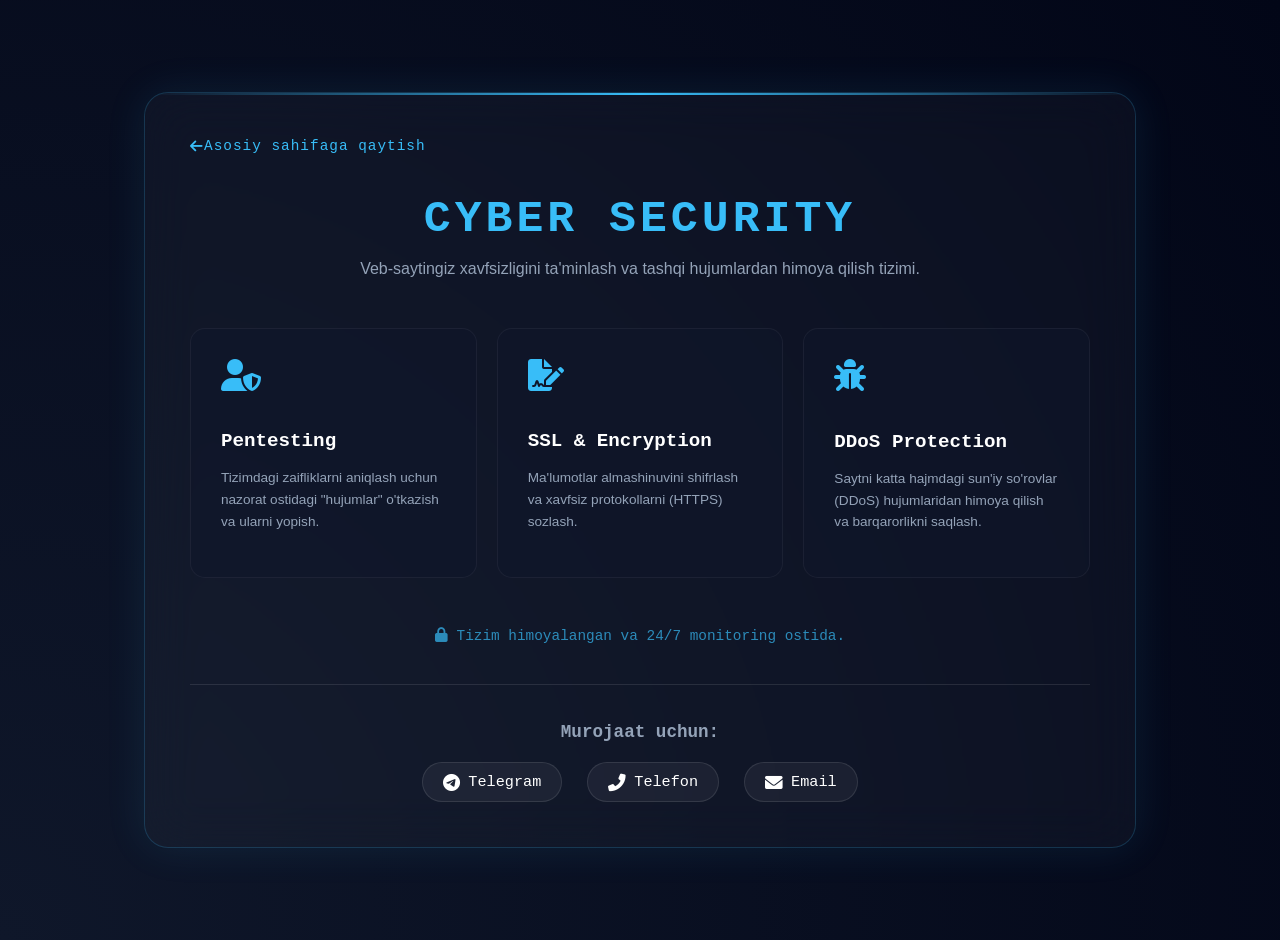
<file: files/CYBER.html>
<!doctype html>
<html lang="uz">
  <head>
    <meta charset="UTF-8" />
    <meta name="viewport" content="width=device-width, initial-scale=1.0" />
    <title>Cyber Security - Umidjon Raxmonjonov</title>
    <link
      rel="stylesheet"
      href="https://cdnjs.cloudflare.com/ajax/libs/font-awesome/6.0.0/css/all.min.css"
    />
    <style>
      :root {
        --bg-color: #020617;
        --glass-bg: rgba(255, 255, 255, 0.03);
        --accent-color: #38bdf8; /* Kiberxavfsizlik uchun yorqin ko'k rang */
        --text-color: #f8fafc;
        --secondary-text: #94a3b8;
      }

      body {
        margin: 0;
        font-family: 'Consolas', 'Monaco', monospace; /* Texnik vibe berish uchun */
        background: radial-gradient(circle at bottom left, #0f172a 0%, #020617 100%);
        color: var(--text-color);
        min-height: 100vh;
        display: flex;
        justify-content: center;
        align-items: center;
        padding: 20px;
      }

      .container {
        max-width: 900px;
        width: 100%;
        background: var(--glass-bg);
        backdrop-filter: blur(25px);
        -webkit-backdrop-filter: blur(25px);
        border: 1px solid rgba(56, 189, 248, 0.2); /* Ko'k rangli chegara */
        border-radius: 24px;
        padding: 45px;
        box-shadow: 0 0 40px rgba(56, 189, 248, 0.1);
        position: relative;
        overflow: hidden;
      }

      /* Fon uchun matrix effekti kabi chiziqlar */
      .container::before {
        content: '';
        position: absolute;
        top: 0;
        left: 0;
        right: 0;
        height: 2px;
        background: linear-gradient(90deg, transparent, var(--accent-color), transparent);
        animation: scan 3s linear infinite;
      }

      @keyframes scan {
        0% {
          top: 0;
        }
        100% {
          top: 100%;
        }
      }

      .back-btn {
        display: inline-flex;
        align-items: center;
        color: var(--accent-color);
        text-decoration: none;
        font-size: 0.9rem;
        margin-bottom: 30px;
        letter-spacing: 1px;
      }

      .back-btn:hover {
        text-shadow: 0 0 10px var(--accent-color);
      }

      .header {
        text-align: center;
        margin-bottom: 50px;
      }

      .header h1 {
        font-size: 2.8rem;
        text-transform: uppercase;
        letter-spacing: 4px;
        margin: 10px 0;
        color: var(--accent-color);
      }

      .header p {
        color: var(--secondary-text);
        font-family: 'Poppins', sans-serif;
      }

      .security-grid {
        display: grid;
        grid-template-columns: repeat(auto-fit, minmax(260px, 1fr));
        gap: 20px;
      }

      .sec-card {
        background: rgba(15, 23, 42, 0.6);
        padding: 30px;
        border-radius: 15px;
        border: 1px solid rgba(255, 255, 255, 0.05);
        transition: 0.3s;
        text-align: left;
      }

      .sec-card:hover {
        border-color: var(--accent-color);
        transform: translateY(-5px);
        box-shadow: 0 10px 20px rgba(0, 0, 0, 0.4);
      }

      .sec-card i {
        font-size: 2rem;
        color: var(--accent-color);
        margin-bottom: 20px;
      }

      .sec-card h3 {
        font-size: 1.2rem;
        margin-bottom: 15px;
        color: #fff;
      }

      .sec-card p {
        font-size: 0.85rem;
        color: var(--secondary-text);
        line-height: 1.6;
        font-family: 'Poppins', sans-serif;
      }

      .bottom-info {
        margin-top: 50px;
        text-align: center;
        font-size: 0.9rem;
        color: var(--accent-color);
        opacity: 0.7;
      }

      .contact-section {
        margin-top: 40px;
        padding-top: 20px;
        border-top: 1px solid rgba(255, 255, 255, 0.1);
        text-align: center;
      }

      .contact-section h3 {
        font-size: 1.1rem;
        color: var(--secondary-text);
        margin-bottom: 20px;
      }

      .contact-links {
        display: flex;
        justify-content: center;
        gap: 25px;
        flex-wrap: wrap;
      }

      .contact-links a {
        text-decoration: none;
        color: #fff;
        font-size: 0.95rem;
        display: flex;
        align-items: center;
        gap: 8px;
        padding: 10px 20px;
        background: rgba(255, 255, 255, 0.05);
        border-radius: 50px;
        border: 1px solid rgba(255, 255, 255, 0.1);
        transition: 0.3s;
      }

      .contact-links a:hover {
        background: var(--accent-color);
        color: #000;
        transform: translateY(-3px);
        box-shadow: 0 5px 15px rgba(0, 210, 255, 0.3);
      }

      .contact-links i {
        font-size: 1.1rem;
      }
    </style>
  </head>
  <body>
    <div class="container">
      <a href="javascript:history.back()" class="back-btn">
        <i class="fas fa-arrow-left"></i> Asosiy sahifaga qaytish
      </a>

      <div class="header">
        <h1>Cyber Security</h1>
        <p>Veb-saytingiz xavfsizligini ta'minlash va tashqi hujumlardan himoya qilish tizimi.</p>
      </div>

      <div class="security-grid">
        <div class="sec-card">
          <i class="fas fa-user-shield"></i>
          <h3>Pentesting</h3>
          <p>
            Tizimdagi zaifliklarni aniqlash uchun nazorat ostidagi "hujumlar" o'tkazish va ularni
            yopish.
          </p>
        </div>
        <div class="sec-card">
          <i class="fas fa-file-signature"></i>
          <h3>SSL & Encryption</h3>
          <p>Ma'lumotlar almashinuvini shifrlash va xavfsiz protokollarni (HTTPS) sozlash.</p>
        </div>
        <div class="sec-card">
          <div style="font-size: 2rem; color: #38bdf8; margin-bottom: 20px">
            <i class="fas fa-bug"></i>
          </div>
          <h3>DDoS Protection</h3>
          <p>
            Saytni katta hajmdagi sun'iy so'rovlar (DDoS) hujumlaridan himoya qilish va
            barqarorlikni saqlash.
          </p>
        </div>
      </div>

      <div class="bottom-info">
        <i class="fas fa-lock"></i> Tizim himoyalangan va 24/7 monitoring ostida.
      </div>
      <div class="contact-section">
        <h3>Murojaat uchun:</h3>
        <div class="contact-links">
          <a href="https://t.me/umidjon_raxmonjonov" target="_blank"
            ><i class="fab fa-telegram"></i> Telegram</a
          >
          <a href="tel:+998937193778"><i class="fas fa-phone-alt"></i> Telefon</a>
          <a href="mailto:umidjonraxmonjonov"><i class="fas fa-envelope"></i> Email</a>
        </div>
      </div>
    </div>
  </body>
</html>
</file>
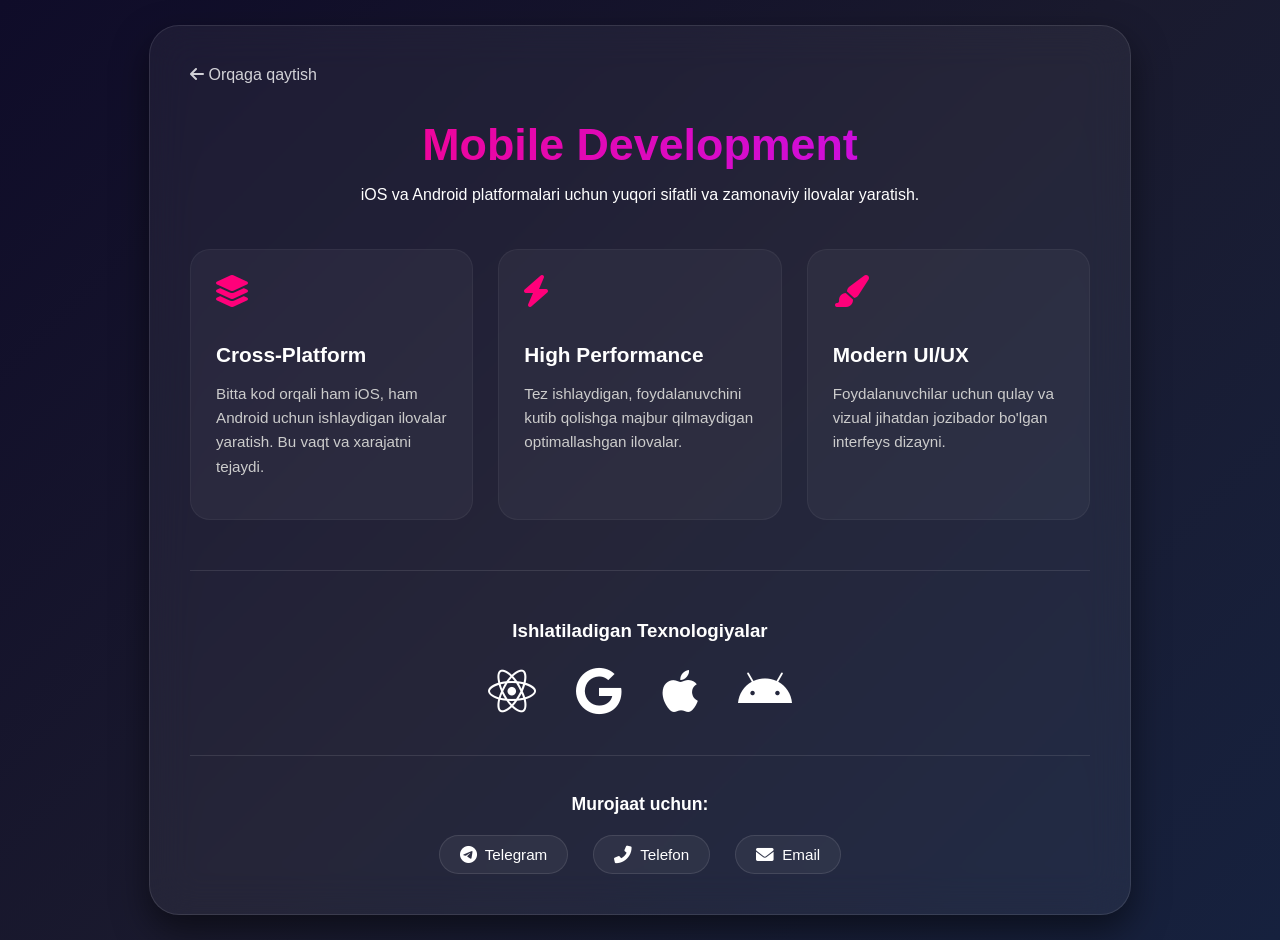
<file: files/MOBILE.html>
<!doctype html>
<html lang="uz">
  <head>
    <meta charset="UTF-8" />
    <meta name="viewport" content="width=device-width, initial-scale=1.0" />
    <title>Mobile Development - Umidjon Raxmonjonov</title>
    <link
      rel="stylesheet"
      href="https://cdnjs.cloudflare.com/ajax/libs/font-awesome/6.0.0/css/all.min.css"
    />
    <style>
      :root {
        --bg-color: #0f0c29;
        --glass-bg: rgba(255, 255, 255, 0.05);
        --accent-color: #ff007a; /* Mobile uchun pushti-binafsha rang */
        --text-color: #ffffff;
      }

      body {
        margin: 0;
        font-family: 'Poppins', sans-serif;
        background: linear-gradient(135deg, #0f0c29, #1a1a2e, #16213e);
        color: var(--text-color);
        min-height: 100vh;
        display: flex;
        justify-content: center;
        align-items: center;
        padding: 20px;
      }

      .container {
        max-width: 900px;
        width: 100%;
        background: var(--glass-bg);
        backdrop-filter: blur(20px);
        -webkit-backdrop-filter: blur(20px);
        border: 1px solid rgba(255, 255, 255, 0.1);
        border-radius: 30px;
        padding: 40px;
        box-shadow: 0 15px 35px rgba(0, 0, 0, 0.5);
      }

      .back-btn {
        display: inline-block;
        color: var(--text-color);
        text-decoration: none;
        font-size: 1rem;
        margin-bottom: 25px;
        transition: 0.3s;
        opacity: 0.8;
      }

      .back-btn:hover {
        opacity: 1;
        transform: translateX(-5px);
        color: var(--accent-color);
      }

      .header {
        text-align: center;
        margin-bottom: 45px;
      }

      .header h1 {
        font-size: 2.8rem;
        background: linear-gradient(to right, #ff007a, #bc13fe);
        -webkit-background-clip: text;
        -webkit-text-fill-color: transparent;
        margin: 10px 0;
      }

      .features {
        display: grid;
        grid-template-columns: repeat(auto-fit, minmax(280px, 1fr));
        gap: 25px;
      }

      .card {
        background: rgba(255, 255, 255, 0.04);
        padding: 25px;
        border-radius: 20px;
        border: 1px solid rgba(255, 255, 255, 0.05);
        transition: 0.4s;
      }

      .card:hover {
        background: rgba(255, 255, 255, 0.08);
        transform: translateY(-10px);
        border-color: var(--accent-color);
      }

      .card i {
        font-size: 2rem;
        color: var(--accent-color);
        margin-bottom: 15px;
      }

      .card h3 {
        margin-bottom: 12px;
        font-size: 1.3rem;
      }

      .card p {
        font-size: 0.95rem;
        line-height: 1.6;
        color: #ccc;
      }

      .tech-box {
        margin-top: 50px;
        text-align: center;
        padding-top: 30px;
        border-top: 1px solid rgba(255, 255, 255, 0.1);
      }

      .icons {
        display: flex;
        justify-content: center;
        gap: 40px;
        margin-top: 25px;
        font-size: 3rem;
      }

      .icons i {
        transition: 0.3s;
        cursor: pointer;
      }

      .icons i:hover {
        color: var(--accent-color);
        transform: scale(1.2);
      }

      .contact-section {
        margin-top: 40px;
        padding-top: 20px;
        border-top: 1px solid rgba(255, 255, 255, 0.1);
        text-align: center;
      }

      .contact-section h3 {
        font-size: 1.1rem;
        color: var(--secondary-text);
        margin-bottom: 20px;
      }

      .contact-links {
        display: flex;
        justify-content: center;
        gap: 25px;
        flex-wrap: wrap;
      }

      .contact-links a {
        text-decoration: none;
        color: #fff;
        font-size: 0.95rem;
        display: flex;
        align-items: center;
        gap: 8px;
        padding: 10px 20px;
        background: rgba(255, 255, 255, 0.05);
        border-radius: 50px;
        border: 1px solid rgba(255, 255, 255, 0.1);
        transition: 0.3s;
      }

      .contact-links a:hover {
        background: var(--accent-color);
        color: #000;
        transform: translateY(-3px);
        box-shadow: 0 5px 15px rgba(0, 210, 255, 0.3);
      }

      .contact-links i {
        font-size: 1.1rem;
      }
    </style>
  </head>
  <body>
    <div class="container">
      <!-- Universal orqaga qaytish havolasi -->
      <a href="javascript:history.back()" class="back-btn">
        <i class="fas fa-arrow-left"></i> Orqaga qaytish
      </a>

      <div class="header">
        <h1>Mobile Development</h1>
        <p>iOS va Android platformalari uchun yuqori sifatli va zamonaviy ilovalar yaratish.</p>
      </div>

      <div class="features">
        <div class="card">
          <i class="fas fa-layer-group"></i>
          <h3>Cross-Platform</h3>
          <p>
            Bitta kod orqali ham iOS, ham Android uchun ishlaydigan ilovalar yaratish. Bu vaqt va
            xarajatni tejaydi.
          </p>
        </div>
        <div class="card">
          <i class="fas fa-bolt"></i>
          <h3>High Performance</h3>
          <p>
            Tez ishlaydigan, foydalanuvchini kutib qolishga majbur qilmaydigan optimallashgan
            ilovalar.
          </p>
        </div>
        <div class="card">
          <i class="fas fa-paint-brush"></i>
          <h3>Modern UI/UX</h3>
          <p>
            Foydalanuvchilar uchun qulay va vizual jihatdan jozibador bo'lgan interfeys dizayni.
          </p>
        </div>
      </div>

      <div class="tech-box">
        <h3>Ishlatiladigan Texnologiyalar</h3>
        <div class="icons">
          <i class="fab fa-react" title="React Native"></i>
          <i class="fab fa-google" title="Flutter"></i>
          <i class="fab fa-apple" title="iOS (Swift)"></i>
          <i class="fab fa-android" title="Android (Kotlin)"></i>
        </div>
      </div>
      <div class="contact-section">
        <h3>Murojaat uchun:</h3>
        <div class="contact-links">
          <a href="https://t.me/umidjon_raxmonjonov" target="_blank"
            ><i class="fab fa-telegram"></i> Telegram</a
          >
          <a href="tel:+998937193778"><i class="fas fa-phone-alt"></i> Telefon</a>
          <a href="mailto:umidjonraxmonjonov"><i class="fas fa-envelope"></i> Email</a>
        </div>
      </div>
    </div>
  </body>
</html>
</file>
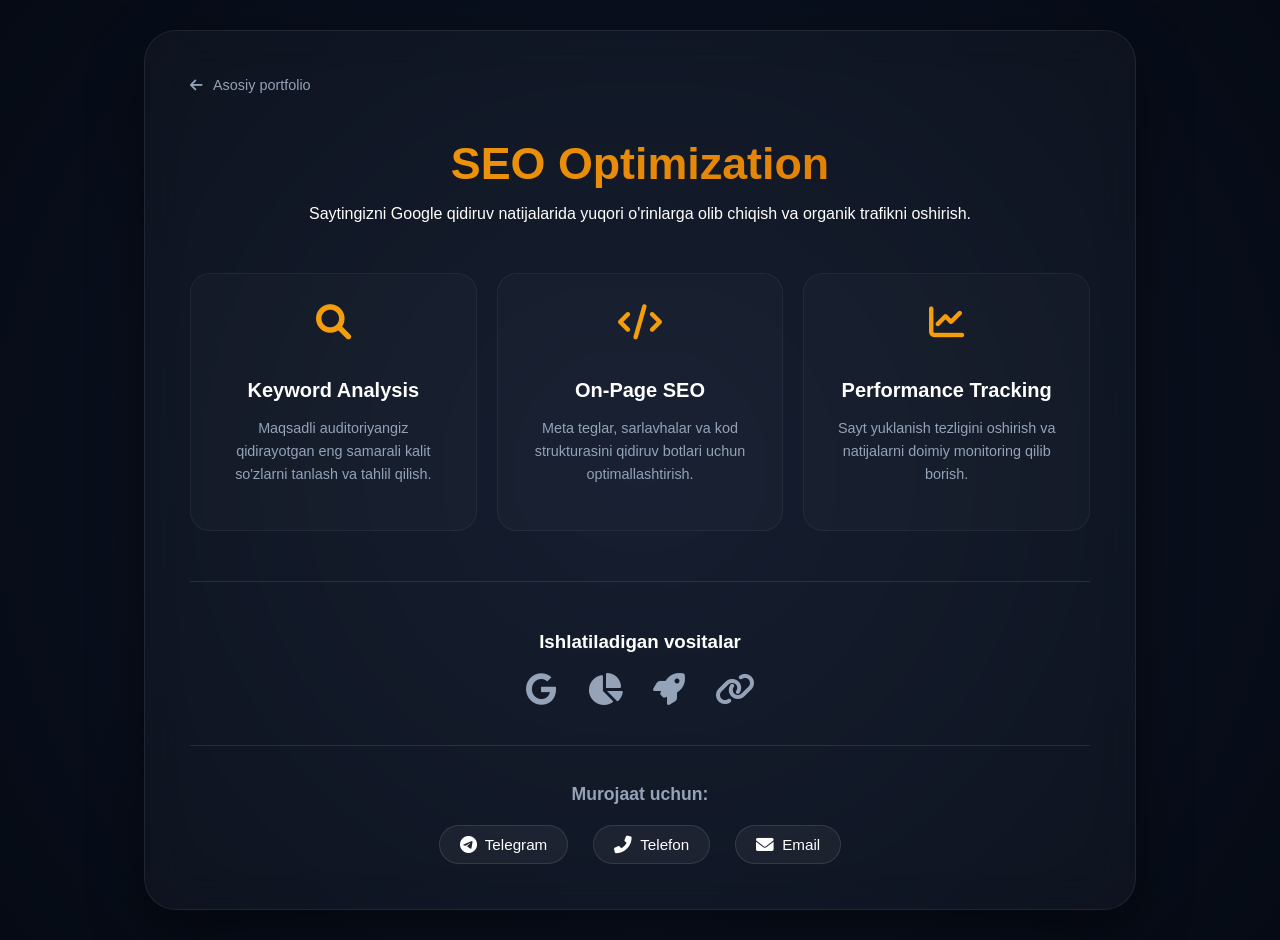
<file: files/SEO.html>
<!doctype html>
<html lang="uz">
  <head>
    <meta charset="UTF-8" />
    <meta name="viewport" content="width=device-width, initial-scale=1.0" />
    <title>SEO Optimization - Umidjon Raxmonjonov</title>
    <link
      rel="stylesheet"
      href="https://cdnjs.cloudflare.com/ajax/libs/font-awesome/6.0.0/css/all.min.css"
    />
    <style>
      :root {
        --bg-color: #050a14;
        --glass-bg: rgba(255, 255, 255, 0.03);
        --accent-color: #f59e0b; /* SEO uchun oltin/olovrang */
        --text-color: #ffffff;
        --secondary-text: #94a3b8;
      }

      body {
        margin: 0;
        font-family: 'Inter', sans-serif;
        background: radial-gradient(circle at center, #0f172a 0%, #050a14 100%);
        color: var(--text-color);
        min-height: 100vh;
        display: flex;
        justify-content: center;
        align-items: center;
        padding: 20px;
      }

      .container {
        max-width: 900px;
        width: 100%;
        background: var(--glass-bg);
        backdrop-filter: blur(20px);
        -webkit-backdrop-filter: blur(20px);
        border: 1px solid rgba(255, 255, 255, 0.08);
        border-radius: 32px;
        padding: 45px;
        box-shadow: 0 20px 50px rgba(0, 0, 0, 0.5);
      }

      .back-btn {
        display: inline-flex;
        align-items: center;
        color: var(--secondary-text);
        text-decoration: none;
        font-size: 0.9rem;
        margin-bottom: 35px;
        transition: 0.3s;
        gap: 10px;
      }

      .back-btn:hover {
        color: var(--accent-color);
        transform: translateX(-5px);
      }

      .header {
        text-align: center;
        margin-bottom: 50px;
      }

      .header h1 {
        font-size: 2.8rem;
        background: linear-gradient(to right, #f59e0b, #d97706);
        -webkit-background-clip: text;
        -webkit-text-fill-color: transparent;
        margin: 10px 0;
      }

      .stats-grid {
        display: grid;
        grid-template-columns: repeat(auto-fit, minmax(240px, 1fr));
        gap: 20px;
      }

      .stat-card {
        background: rgba(255, 255, 255, 0.02);
        padding: 30px;
        border-radius: 20px;
        border: 1px solid rgba(255, 255, 255, 0.05);
        text-align: center;
        transition: 0.4s ease;
      }

      .stat-card:hover {
        background: rgba(245, 158, 11, 0.05);
        border-color: var(--accent-color);
        transform: scale(1.03);
      }

      .stat-card i {
        font-size: 2.2rem;
        color: var(--accent-color);
        margin-bottom: 20px;
      }

      .stat-card h3 {
        font-size: 1.25rem;
        margin-bottom: 12px;
      }

      .stat-card p {
        font-size: 0.9rem;
        color: var(--secondary-text);
        line-height: 1.6;
      }

      .seo-tools {
        margin-top: 50px;
        text-align: center;
        padding-top: 30px;
        border-top: 1px solid rgba(255, 255, 255, 0.1);
      }

      .tool-list {
        display: flex;
        justify-content: center;
        gap: 30px;
        flex-wrap: wrap;
        margin-top: 20px;
        font-size: 2rem;
        color: var(--secondary-text);
      }

      .tool-list i:hover {
        color: var(--accent-color);
        transform: rotate(360deg);
        transition: 0.6s;
      }

      .contact-section {
        margin-top: 40px;
        padding-top: 20px;
        border-top: 1px solid rgba(255, 255, 255, 0.1);
        text-align: center;
      }

      .contact-section h3 {
        font-size: 1.1rem;
        color: var(--secondary-text);
        margin-bottom: 20px;
      }

      .contact-links {
        display: flex;
        justify-content: center;
        gap: 25px;
        flex-wrap: wrap;
      }

      .contact-links a {
        text-decoration: none;
        color: #fff;
        font-size: 0.95rem;
        display: flex;
        align-items: center;
        gap: 8px;
        padding: 10px 20px;
        background: rgba(255, 255, 255, 0.05);
        border-radius: 50px;
        border: 1px solid rgba(255, 255, 255, 0.1);
        transition: 0.3s;
      }

      .contact-links a:hover {
        background: var(--accent-color);
        color: #000;
        transform: translateY(-3px);
        box-shadow: 0 5px 15px rgba(0, 210, 255, 0.3);
      }

      .contact-links i {
        font-size: 1.1rem;
      }
    </style>
  </head>
  <body>
    <div class="container">
      <a href="javascript:history.back()" class="back-btn">
        <i class="fas fa-arrow-left"></i> Asosiy portfolio
      </a>

      <div class="header">
        <h1>SEO Optimization</h1>
        <p>
          Saytingizni Google qidiruv natijalarida yuqori o'rinlarga olib chiqish va organik trafikni
          oshirish.
        </p>
      </div>

      <div class="stats-grid">
        <div class="stat-card">
          <i class="fas fa-search"></i>
          <h3>Keyword Analysis</h3>
          <p>
            Maqsadli auditoriyangiz qidirayotgan eng samarali kalit so'zlarni tanlash va tahlil
            qilish.
          </p>
        </div>
        <div class="stat-card">
          <i class="fas fa-code"></i>
          <h3>On-Page SEO</h3>
          <p>
            Meta teglar, sarlavhalar va kod strukturasini qidiruv botlari uchun optimallashtirish.
          </p>
        </div>
        <div class="stat-card">
          <i class="fas fa-chart-line"></i>
          <h3>Performance Tracking</h3>
          <p>Sayt yuklanish tezligini oshirish va natijalarni doimiy monitoring qilib borish.</p>
        </div>
      </div>

      <div class="seo-tools">
        <h3>Ishlatiladigan vositalar</h3>
        <div class="tool-list">
          <i class="fab fa-google" title="Google Search Console"></i>
          <i class="fas fa-chart-pie" title="Google Analytics"></i>
          <i class="fas fa-rocket" title="PageSpeed Insights"></i>
          <i class="fas fa-link" title="Backlink Analysis"></i>
        </div>
      </div>
      <div class="contact-section">
        <h3>Murojaat uchun:</h3>
        <div class="contact-links">
          <a href="https://t.me/umidjon_raxmonjonov" target="_blank"
            ><i class="fab fa-telegram"></i> Telegram</a
          >
          <a href="tel:+998937193778"><i class="fas fa-phone-alt"></i> Telefon</a>
          <a href="mailto:umidjonraxmonjonov"><i class="fas fa-envelope"></i> Email</a>
        </div>
      </div>
    </div>
  </body>
</html>
</file>
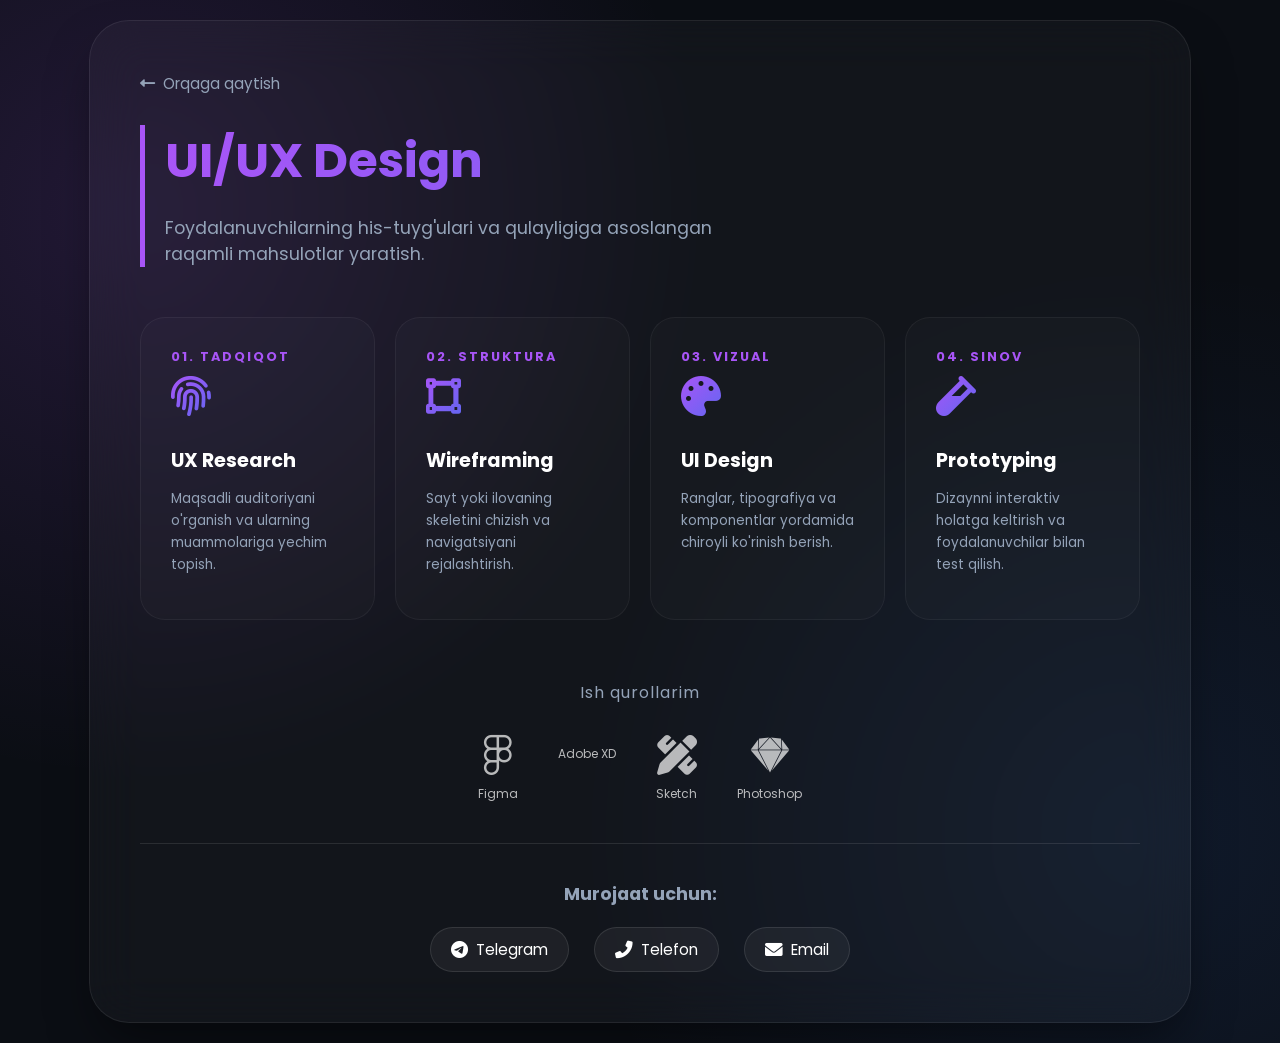
<file: files/UI.html>
<!doctype html>
<html lang="uz">
  <head>
    <meta charset="UTF-8" />
    <meta name="viewport" content="width=device-width, initial-scale=1.0" />
    <title>UI/UX Design - Umidjon Raxmonjonov</title>
    <link
      rel="stylesheet"
      href="https://cdnjs.cloudflare.com/ajax/libs/font-awesome/6.0.0/css/all.min.css"
    />
    <link
      href="https://fonts.googleapis.com/css2?family=Poppins:wght@300;400;600&display=swap"
      rel="stylesheet"
    />
    <style>
      :root {
        --bg-color: #0b0e14;
        --glass-bg: rgba(255, 255, 255, 0.03);
        --accent-color: #a855f7; /* UI/UX uchun binafsha rang */
        --text-color: #ffffff;
        --secondary-text: #94a3b8;
      }

      body {
        margin: 0;
        font-family: 'Poppins', sans-serif;
        background-color: var(--bg-color);
        background-image:
          radial-gradient(circle at 10% 20%, rgba(168, 85, 247, 0.15) 0%, transparent 40%),
          radial-gradient(circle at 90% 80%, rgba(59, 130, 246, 0.1) 0%, transparent 40%);
        color: var(--text-color);
        min-height: 100vh;
        display: flex;
        justify-content: center;
        align-items: center;
        padding: 20px;
      }

      .container {
        max-width: 1000px;
        width: 100%;
        background: var(--glass-bg);
        backdrop-filter: blur(25px);
        -webkit-backdrop-filter: blur(25px);
        border: 1px solid rgba(255, 255, 255, 0.08);
        border-radius: 40px;
        padding: 50px;
        box-shadow: 0 25px 50px -12px rgba(0, 0, 0, 0.5);
      }

      .back-btn {
        display: inline-flex;
        align-items: center;
        color: var(--secondary-text);
        text-decoration: none;
        font-size: 0.95rem;
        margin-bottom: 30px;
        transition: 0.3s;
        gap: 8px;
      }

      .back-btn:hover {
        color: var(--accent-color);
        transform: translateX(-5px);
      }

      .header {
        text-align: left;
        margin-bottom: 50px;
        border-left: 5px solid var(--accent-color);
        padding-left: 20px;
      }

      .header h1 {
        font-size: 3rem;
        margin: 0;
        background: linear-gradient(to right, #a855f7, #6366f1);
        -webkit-background-clip: text;
        -webkit-text-fill-color: transparent;
      }

      .header p {
        color: var(--secondary-text);
        font-size: 1.1rem;
        max-width: 600px;
      }

      .process-steps {
        display: grid;
        grid-template-columns: repeat(auto-fit, minmax(220px, 1fr));
        gap: 20px;
      }

      .step-card {
        background: rgba(255, 255, 255, 0.02);
        padding: 30px;
        border-radius: 25px;
        border: 1px solid rgba(255, 255, 255, 0.05);
        transition: all 0.3s ease;
      }

      .step-card:hover {
        background: rgba(168, 85, 247, 0.05);
        border-color: var(--accent-color);
        transform: translateY(-5px);
      }

      .step-number {
        font-size: 0.8rem;
        color: var(--accent-color);
        font-weight: bold;
        text-transform: uppercase;
        letter-spacing: 2px;
        margin-bottom: 10px;
        display: block;
      }

      .step-card i {
        font-size: 2.5rem;
        margin-bottom: 20px;
        background: linear-gradient(135deg, #a855f7, #6366f1);
        -webkit-background-clip: text;
        -webkit-text-fill-color: transparent;
      }

      .step-card h3 {
        margin: 10px 0;
        font-size: 1.2rem;
      }

      .step-card p {
        font-size: 0.85rem;
        color: var(--secondary-text);
        line-height: 1.6;
      }

      .tools-section {
        margin-top: 60px;
        text-align: center;
      }

      .tools-section h4 {
        color: var(--secondary-text);
        margin-bottom: 30px;
        font-weight: 400;
        letter-spacing: 1px;
      }

      .tool-icons {
        display: flex;
        justify-content: center;
        flex-wrap: wrap;
        gap: 40px;
        opacity: 0.7;
      }

      .tool-icons div {
        display: flex;
        flex-direction: column;
        align-items: center;
        gap: 10px;
        transition: 0.3s;
      }

      .tool-icons div:hover {
        opacity: 1;
        color: var(--accent-color);
        transform: scale(1.1);
      }

      .tool-icons i {
        font-size: 2.5rem;
      }

      .tool-icons span {
        font-size: 0.75rem;
      }

      @media (max-width: 768px) {
        .container {
          padding: 30px;
        }
        .header h1 {
          font-size: 2.2rem;
        }
      }

      .contact-section {
        margin-top: 40px;
        padding-top: 20px;
        border-top: 1px solid rgba(255, 255, 255, 0.1);
        text-align: center;
      }

      .contact-section h3 {
        font-size: 1.1rem;
        color: var(--secondary-text);
        margin-bottom: 20px;
      }

      .contact-links {
        display: flex;
        justify-content: center;
        gap: 25px;
        flex-wrap: wrap;
      }

      .contact-links a {
        text-decoration: none;
        color: #fff;
        font-size: 0.95rem;
        display: flex;
        align-items: center;
        gap: 8px;
        padding: 10px 20px;
        background: rgba(255, 255, 255, 0.05);
        border-radius: 50px;
        border: 1px solid rgba(255, 255, 255, 0.1);
        transition: 0.3s;
      }

      .contact-links a:hover {
        background: var(--accent-color);
        color: #000;
        transform: translateY(-3px);
        box-shadow: 0 5px 15px rgba(0, 210, 255, 0.3);
      }

      .contact-links i {
        font-size: 1.1rem;
      }
    </style>
  </head>
  <body>
    <div class="container">
      <a href="javascript:history.back()" class="back-btn">
        <i class="fas fa-long-arrow-alt-left"></i> Orqaga qaytish
      </a>

      <div class="header">
        <h1>UI/UX Design</h1>
        <p>
          Foydalanuvchilarning his-tuyg'ulari va qulayligiga asoslangan raqamli mahsulotlar
          yaratish.
        </p>
      </div>

      <div class="process-steps">
        <div class="step-card">
          <span class="step-number">01. Tadqiqot</span>
          <i class="fas fa-fingerprint"></i>
          <h3>UX Research</h3>
          <p>Maqsadli auditoriyani o'rganish va ularning muammolariga yechim topish.</p>
        </div>
        <div class="step-card">
          <span class="step-number">02. Struktura</span>
          <i class="fas fa-vector-square"></i>
          <h3>Wireframing</h3>
          <p>Sayt yoki ilovaning skeletini chizish va navigatsiyani rejalashtirish.</p>
        </div>
        <div class="step-card">
          <span class="step-number">03. Vizual</span>
          <i class="fas fa-palette"></i>
          <h3>UI Design</h3>
          <p>Ranglar, tipografiya va komponentlar yordamida chiroyli ko'rinish berish.</p>
        </div>
        <div class="step-card">
          <span class="step-number">04. Sinov</span>
          <i class="fas fa-vial"></i>
          <h3>Prototyping</h3>
          <p>Dizaynni interaktiv holatga keltirish va foydalanuvchilar bilan test qilish.</p>
        </div>
      </div>

      <div class="tools-section">
        <h4>Ish qurollarim</h4>
        <div class="tool-icons">
          <div><i class="fab fa-figma"></i><span>Figma</span></div>
          <div><i class="fab fa-adobe"></i><span>Adobe XD</span></div>
          <div><i class="fas fa-pencil-ruler"></i><span>Sketch</span></div>
          <div><i class="fab fa-sketch"></i><span>Photoshop</span></div>
        </div>
      </div>
      <div class="contact-section">
        <h3>Murojaat uchun:</h3>
        <div class="contact-links">
          <a href="https://t.me/umidjon_raxmonjonov" target="_blank"
            ><i class="fab fa-telegram"></i> Telegram</a
          >
          <a href="tel:+998937193778"><i class="fas fa-phone-alt"></i> Telefon</a>
          <a href="mailto:umidjonraxmonjonov"><i class="fas fa-envelope"></i> Email</a>
        </div>
      </div>
    </div>
  </body>
</html>
</file>
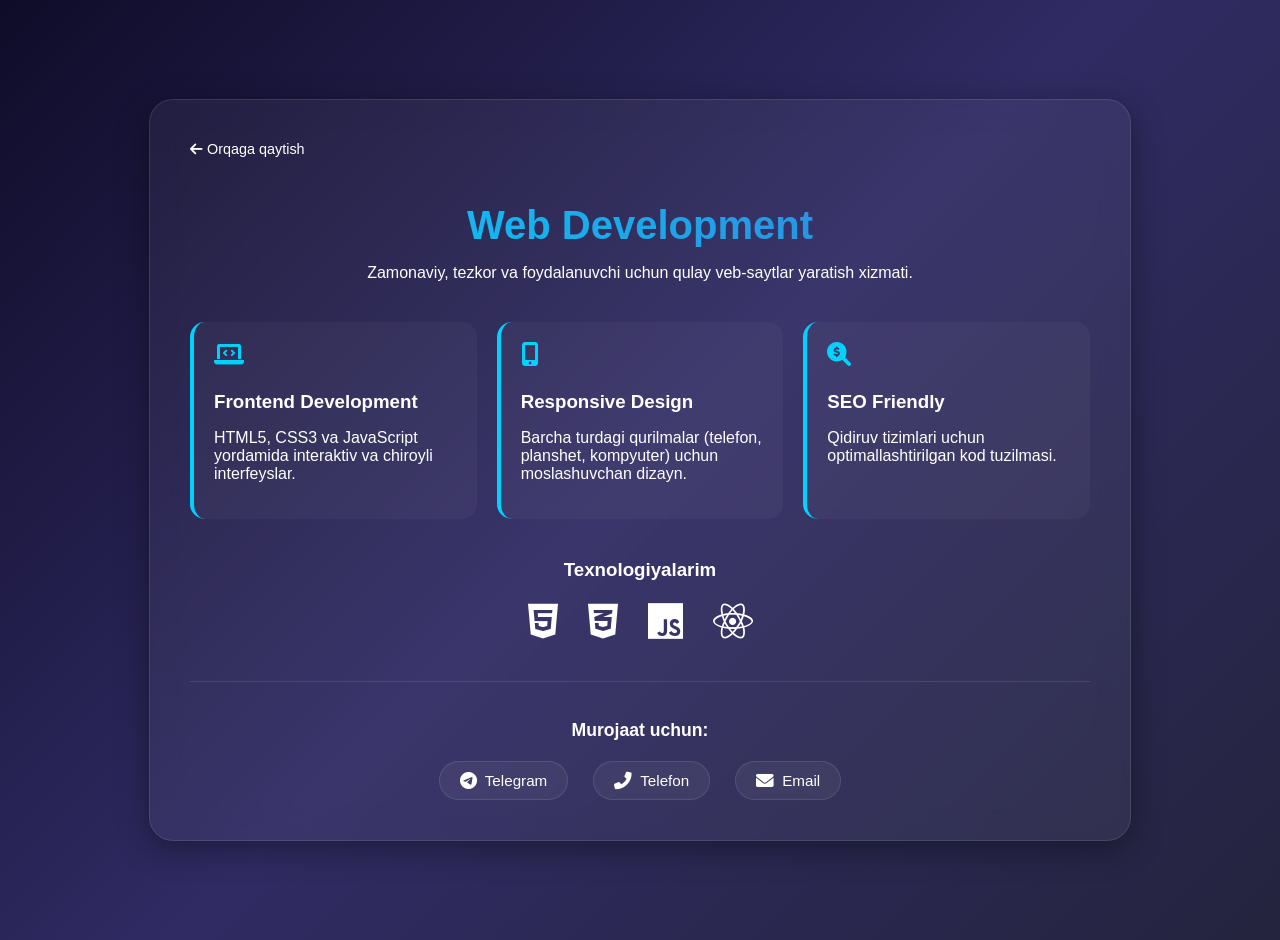
<file: files/WEB.html>
<!doctype html>
<html lang="uz">
  <head>
    <meta charset="UTF-8" />
    <meta name="viewport" content="width=device-width, initial-scale=1.0" />
    <title>Web Development - Umidjon Raxmonjonov</title>
    <link
      rel="stylesheet"
      href="https://cdnjs.cloudflare.com/ajax/libs/font-awesome/6.0.0/css/all.min.css"
    />
    <style>
      :root {
        --bg-color: #0f0c29;
        --glass-bg: rgba(255, 255, 255, 0.05);
        --accent-color: #00d2ff;
        --text-color: #ffffff;
      }

      body {
        margin: 0;
        font-family: 'Poppins', sans-serif;
        background: linear-gradient(135deg, #0f0c29, #302b63, #24243e);
        color: var(--text-color);
        min-height: 100vh;
        display: flex;
        justify-content: center;
        align-items: center;
        padding: 20px;
      }

      .container {
        max-width: 900px;
        width: 100%;
        background: var(--glass-bg);
        backdrop-filter: blur(15px);
        -webkit-backdrop-filter: blur(15px);
        border: 1px solid rgba(255, 255, 255, 0.1);
        border-radius: 24px;
        padding: 40px;
        box-shadow: 0 8px 32px 0 rgba(0, 0, 0, 0.37);
      }

      .header {
        text-align: center;
        margin-bottom: 40px;
      }

      .header h1 {
        font-size: 2.5rem;
        background: linear-gradient(to right, #00d2ff, #3a7bd5);
        -webkit-background-clip: text;
        -webkit-text-fill-color: transparent;
        margin-bottom: 10px;
      }

      .back-btn {
        display: inline-block;
        color: var(--text-color);
        text-decoration: none;
        font-size: 0.9rem;
        margin-bottom: 20px;
        transition: 0.3s;
      }

      .back-btn:hover {
        color: var(--accent-color);
      }

      .services-grid {
        display: grid;
        grid-template-columns: repeat(auto-fit, minmax(250px, 1fr));
        gap: 20px;
        margin-top: 30px;
      }

      .service-item {
        background: rgba(255, 255, 255, 0.03);
        padding: 20px;
        border-radius: 15px;
        border-left: 4px solid var(--accent-color);
      }

      .service-item i {
        font-size: 1.5rem;
        color: var(--accent-color);
        margin-bottom: 15px;
      }

      .service-item h3 {
        margin: 10px 0;
      }

      .tech-stack {
        margin-top: 40px;
        text-align: center;
      }

      .tech-icons {
        font-size: 2.5rem;
        display: flex;
        justify-content: center;
        gap: 30px;
        margin-top: 20px;
      }

      .tech-icons i:hover {
        color: var(--accent-color);
        transform: translateY(-5px);
        transition: 0.3s;
      }

      .contact-section {
        margin-top: 40px;
        padding-top: 20px;
        border-top: 1px solid rgba(255, 255, 255, 0.1);
        text-align: center;
      }

      .contact-section h3 {
        font-size: 1.1rem;
        color: var(--secondary-text);
        margin-bottom: 20px;
      }

      .contact-links {
        display: flex;
        justify-content: center;
        gap: 25px;
        flex-wrap: wrap;
      }

      .contact-links a {
        text-decoration: none;
        color: #fff;
        font-size: 0.95rem;
        display: flex;
        align-items: center;
        gap: 8px;
        padding: 10px 20px;
        background: rgba(255, 255, 255, 0.05);
        border-radius: 50px;
        border: 1px solid rgba(255, 255, 255, 0.1);
        transition: 0.3s;
      }

      .contact-links a:hover {
        background: var(--accent-color);
        color: #000;
        transform: translateY(-3px);
        box-shadow: 0 5px 15px rgba(0, 210, 255, 0.3);
      }

      .contact-links i {
        font-size: 1.1rem;
      }
    </style>
  </head>
  <body>
    <div class="container">
      <a href="javascript:history.back()" class="back-btn"
        ><i class="fas fa-arrow-left"></i> Orqaga qaytish</a
      >

      <div class="header">
        <h1>Web Development</h1>
        <p>Zamonaviy, tezkor va foydalanuvchi uchun qulay veb-saytlar yaratish xizmati.</p>
      </div>

      <div class="services-grid">
        <div class="service-item">
          <i class="fas fa-laptop-code"></i>
          <h3>Frontend Development</h3>
          <p>HTML5, CSS3 va JavaScript yordamida interaktiv va chiroyli interfeyslar.</p>
        </div>
        <div class="service-item">
          <i class="fas fa-mobile-alt"></i>
          <h3>Responsive Design</h3>
          <p>
            Barcha turdagi qurilmalar (telefon, planshet, kompyuter) uchun moslashuvchan dizayn.
          </p>
        </div>
        <div class="service-item">
          <i class="fas fa-search-dollar"></i>
          <h3>SEO Friendly</h3>
          <p>Qidiruv tizimlari uchun optimallashtirilgan kod tuzilmasi.</p>
        </div>
      </div>

      <div class="tech-stack">
        <h3>Texnologiyalarim</h3>
        <div class="tech-icons">
          <i class="fab fa-html5"></i>
          <i class="fab fa-css3-alt"></i>
          <i class="fab fa-js"></i>
          <i class="fab fa-react"></i>
        </div>
      </div>
      <div class="contact-section">
        <h3>Murojaat uchun:</h3>
        <div class="contact-links">
          <a href="https://t.me/umidjon_raxmonjonov" target="_blank"
            ><i class="fab fa-telegram"></i> Telegram</a
          >
          <a href="tel:+998937193778"><i class="fas fa-phone-alt"></i> Telefon</a>
          <a href="mailto:umidjonraxmonjonov"><i class="fas fa-envelope"></i> Email</a>
        </div>
      </div>
    </div>
  </body>
</html>
</file>
<file: qwen.css>
@import url('https://fonts.googleapis.com/css2?family=Poppins:wght@300;400;500;600;700;800;900&display=swap');

* {
  margin: 0;
  padding: 0;
  box-sizing: border-box;
}

:root {
  --primary: #7c3aed;
  --primary-light: #a78bfa;
  --accent: #06b6d4;
  --dark: #0f0a1a;
  --glass-bg: rgba(255, 255, 255, 0.08);
  --glass-border: rgba(255, 255, 255, 0.15);
  --glass-shadow: rgba(0, 0, 0, 0.3);
}

html {
  scroll-behavior: smooth;
}

body {
  font-family: 'Poppins', sans-serif;
  background: var(--dark);
  color: #fff;
  overflow-x: hidden;
  min-height: 100vh;
  cursor: default; /* Oddiy kursor */
}

/* ============ ANIMATED BACKGROUND ============ */
.bg-animation {
  position: fixed;
  top: 0;
  left: 0;
  width: 100%;
  height: 100%;
  z-index: 0;
  overflow: hidden;
}

.bg-animation .blob {
  position: absolute;
  border-radius: 50%;
  filter: blur(80px);
  opacity: 0.5;
  animation: blobMove 8s ease-in-out infinite alternate;
}

.blob:nth-child(1) {
  width: 500px;
  height: 500px;
  background: var(--primary);
  top: -100px;
  left: -100px;
  animation-delay: 0s;
}

.blob:nth-child(2) {
  width: 400px;
  height: 400px;
  background: var(--accent);
  top: 50%;
  right: -100px;
  animation-delay: 2s;
}

.blob:nth-child(3) {
  width: 350px;
  height: 350px;
  background: #ec4899;
  bottom: -50px;
  left: 30%;
  animation-delay: 4s;
}

.blob:nth-child(4) {
  width: 300px;
  height: 300px;
  background: #8b5cf6;
  top: 30%;
  left: 50%;
  animation-delay: 1s;
}

@keyframes blobMove {
  0% {
    transform: translate(0, 0) scale(1);
  }
  33% {
    transform: translate(80px, -60px) scale(1.1);
  }
  66% {
    transform: translate(-40px, 40px) scale(0.9);
  }
  100% {
    transform: translate(60px, -80px) scale(1.05);
  }
}

/* ============ PARTICLES ============ */
.particles {
  position: fixed;
  top: 0;
  left: 0;
  width: 100%;
  height: 100%;
  z-index: 0;
  pointer-events: none;
}

.particle {
  position: absolute;
  width: 3px;
  height: 3px;
  background: rgba(255, 255, 255, 0.4);
  border-radius: 50%;
  animation: particleFloat linear infinite;
}

@keyframes particleFloat {
  0% {
    transform: translateY(100vh) rotate(0deg);
    opacity: 0;
  }
  10% {
    opacity: 1;
  }
  90% {
    opacity: 1;
  }
  100% {
    transform: translateY(-10vh) rotate(720deg);
    opacity: 0;
  }
}

/* ============ GLASS MIXIN ============ */
.glass {
  background: var(--glass-bg);
  backdrop-filter: blur(20px);
  -webkit-backdrop-filter: blur(20px);
  border: 1px solid var(--glass-border);
  box-shadow: 0 8px 32px var(--glass-shadow);
}

.glass-strong {
  background: rgba(255, 255, 255, 0.12);
  backdrop-filter: blur(30px);
  -webkit-backdrop-filter: blur(30px);
  border: 1px solid rgba(255, 255, 255, 0.2);
  box-shadow:
    0 8px 32px var(--glass-shadow),
    inset 0 1px 0 rgba(255, 255, 255, 0.15);
}

/* ============ NAVBAR ============ */
.navbar {
  position: fixed;
  top: 20px;
  left: 50%;
  transform: translateX(-50%);
  z-index: 1000;
  padding: 14px 40px;
  border-radius: 60px;
  display: flex;
  align-items: center;
  gap: 10px;
  transition: all 0.4s ease;
}

.navbar.scrolled {
  background: rgba(15, 10, 26, 0.7);
  backdrop-filter: blur(30px);
  border-color: rgba(124, 58, 237, 0.3);
  box-shadow: 0 10px 40px rgba(124, 58, 237, 0.15);
}

.nav-logo {
  font-size: 1.5rem;
  font-weight: 800;
  background: linear-gradient(135deg, var(--primary-light), var(--accent));
  -webkit-background-clip: text;
  -webkit-text-fill-color: transparent;
  margin-right: 20px;
  cursor: pointer;
  transition: transform 0.3s;
}

.nav-logo:hover {
  transform: scale(1.1);
}

.nav-links {
  display: flex;
  list-style: none;
  gap: 5px;
}

.nav-links a {
  color: rgba(255, 255, 255, 0.7);
  text-decoration: none;
  padding: 10px 22px;
  border-radius: 50px;
  font-weight: 500;
  font-size: 0.95rem;
  position: relative;
  transition: all 0.4s cubic-bezier(0.175, 0.885, 0.32, 1.275);
  overflow: hidden;
}

.nav-links a::before {
  content: '';
  position: absolute;
  bottom: 0;
  left: 50%;
  width: 0;
  height: 2px;
  background: linear-gradient(90deg, var(--primary), var(--accent));
  transition: all 0.4s ease;
  transform: translateX(-50%);
  border-radius: 2px;
}

.nav-links a:hover {
  color: #fff;
  background: rgba(124, 58, 237, 0.15);
  transform: translateY(-2px);
}

.nav-links a:hover::before {
  width: 60%;
}

.nav-links a.active {
  color: #fff;
  background: rgba(124, 58, 237, 0.25);
}

.nav-links a.active::before {
  width: 60%;
}

/* Mobile Menu */
.menu-toggle {
  display: none;
  flex-direction: column;
  gap: 5px;
  cursor: pointer;
  padding: 5px;
  z-index: 1001;
}

.menu-toggle span {
  width: 25px;
  height: 2px;
  background: #fff;
  border-radius: 2px;
  transition: all 0.3s;
}

.menu-toggle.active span:nth-child(1) {
  transform: rotate(45deg) translate(5px, 5px);
}
.menu-toggle.active span:nth-child(2) {
  opacity: 0;
}
.menu-toggle.active span:nth-child(3) {
  transform: rotate(-45deg) translate(5px, -5px);
}

/* ============ HERO SECTION ============ */
.hero {
  position: relative;
  z-index: 1;
  min-height: 100vh;
  display: flex;
  align-items: center;
  justify-content: center;
  padding: 120px 40px 80px;
}

.hero-content {
  text-align: center;
  max-width: 800px;
  animation: heroIn 1s ease-out;
}

@keyframes heroIn {
  from {
    opacity: 0;
    transform: translateY(60px) scale(0.95);
  }
  to {
    opacity: 1;
    transform: translateY(0) scale(1);
  }
}

.hero-badge {
  display: inline-block;
  padding: 8px 24px;
  border-radius: 50px;
  font-size: 0.85rem;
  font-weight: 500;
  color: var(--accent);
  margin-bottom: 25px;
  letter-spacing: 2px;
  text-transform: uppercase;
  animation: heroIn 1s ease-out 0.2s both;
}

.hero h1 {
  font-size: clamp(2.5rem, 6vw, 4.5rem);
  font-weight: 900;
  line-height: 1.1;
  margin-bottom: 20px;
  animation: heroIn 1s ease-out 0.4s both;
}

.hero h1 .gradient-text {
  background: linear-gradient(135deg, var(--primary-light), var(--accent), #ec4899);
  -webkit-background-clip: text;
  -webkit-text-fill-color: transparent;
  background-size: 200% 200%;
  animation: gradientShift 4s ease infinite;
}

@keyframes gradientShift {
  0%,
  100% {
    background-position: 0% 50%;
  }
  50% {
    background-position: 100% 50%;
  }
}

.hero p {
  font-size: 1.15rem;
  color: rgba(255, 255, 255, 0.6);
  line-height: 1.8;
  margin-bottom: 40px;
  animation: heroIn 1s ease-out 0.6s both;
}

.hero-buttons {
  display: flex;
  gap: 15px;
  justify-content: center;
  flex-wrap: wrap;
  animation: heroIn 1s ease-out 0.8s both;
}

.btn-primary {
  padding: 15px 40px;
  border-radius: 60px;
  background: linear-gradient(135deg, var(--primary), #9333ea);
  color: #fff;
  text-decoration: none;
  font-weight: 600;
  font-size: 1rem;
  border: none;
  cursor: pointer;
  position: relative;
  overflow: hidden;
  transition: all 0.4s ease;
  box-shadow: 0 5px 25px rgba(124, 58, 237, 0.4);
}

.btn-primary::before {
  content: '';
  position: absolute;
  top: 0;
  left: -100%;
  width: 100%;
  height: 100%;
  background: linear-gradient(90deg, transparent, rgba(255, 255, 255, 0.2), transparent);
  transition: left 0.5s;
}

.btn-primary:hover::before {
  left: 100%;
}

.btn-primary:hover {
  transform: translateY(-3px);
  box-shadow: 0 10px 40px rgba(124, 58, 237, 0.5);
}

.btn-glass {
  padding: 15px 40px;
  border-radius: 60px;
  color: #fff;
  text-decoration: none;
  font-weight: 600;
  font-size: 1rem;
  cursor: pointer;
  transition: all 0.4s ease;
}

.btn-glass:hover {
  transform: translateY(-3px);
  background: rgba(255, 255, 255, 0.15);
  box-shadow: 0 10px 40px rgba(0, 0, 0, 0.3);
}

/* Scroll indicator */
.scroll-indicator {
  position: absolute;
  bottom: 30px;
  left: 50%;
  transform: translateX(-50%);
  display: flex;
  flex-direction: column;
  align-items: center;
  gap: 8px;
  animation: bounce 2s ease-in-out infinite;
}

.scroll-indicator span {
  font-size: 0.75rem;
  color: rgba(255, 255, 255, 0.4);
  letter-spacing: 2px;
  text-transform: uppercase;
}

.scroll-indicator .mouse {
  width: 24px;
  height: 38px;
  border: 2px solid rgba(255, 255, 255, 0.3);
  border-radius: 12px;
  position: relative;
}

.scroll-indicator .mouse::after {
  content: '';
  position: absolute;
  top: 8px;
  left: 50%;
  transform: translateX(-50%);
  width: 3px;
  height: 8px;
  background: var(--primary-light);
  border-radius: 3px;
  animation: scrollDot 2s ease-in-out infinite;
}

@keyframes scrollDot {
  0%,
  100% {
    opacity: 1;
    top: 8px;
  }
  50% {
    opacity: 0.3;
    top: 18px;
  }
}

@keyframes bounce {
  0%,
  100% {
    transform: translateX(-50%) translateY(0);
  }
  50% {
    transform: translateX(-50%) translateY(10px);
  }
}

/* ============ SECTION COMMON ============ */
section {
  position: relative;
  z-index: 1;
  padding: 100px 40px;
}

.section-header {
  text-align: center;
  margin-bottom: 60px;
}

.section-header .tag {
  display: inline-block;
  padding: 6px 20px;
  border-radius: 50px;
  font-size: 0.8rem;
  font-weight: 600;
  color: var(--accent);
  letter-spacing: 3px;
  text-transform: uppercase;
  margin-bottom: 15px;
}

.section-header h2 {
  font-size: clamp(2rem, 4vw, 3rem);
  font-weight: 800;
}

.section-header h2 .gradient-text {
  background: linear-gradient(135deg, var(--primary-light), var(--accent));
  -webkit-background-clip: text;
  -webkit-text-fill-color: transparent;
}

.section-header p {
  color: rgba(255, 255, 255, 0.5);
  max-width: 600px;
  margin: 15px auto 0;
  line-height: 1.7;
}

/* ============ SERVICES SECTION ============ */
.services-grid {
  display: grid;
  grid-template-columns: repeat(auto-fit, minmax(300px, 1fr));
  gap: 25px;
  max-width: 1200px;
  margin: 0 auto;
}

.service-card {
  padding: 40px 30px;
  border-radius: 24px;
  position: relative;
  overflow: hidden;
  transition: all 0.5s cubic-bezier(0.175, 0.885, 0.32, 1.275);
  cursor: pointer;
  opacity: 0;
  transform: translateY(40px);
}

.service-card.visible {
  opacity: 1;
  transform: translateY(0);
}

.service-card::before {
  content: '';
  position: absolute;
  top: 0;
  left: 0;
  width: 100%;
  height: 100%;
  background: linear-gradient(135deg, rgba(124, 58, 237, 0.1), transparent);
  opacity: 0;
  transition: opacity 0.5s;
}

.service-card:hover {
  transform: translateY(-10px) scale(1.02);
  border-color: rgba(124, 58, 237, 0.4);
  box-shadow: 0 20px 60px rgba(124, 58, 237, 0.2);
}

.service-card:hover::before {
  opacity: 1;
}

.service-icon {
  width: 70px;
  height: 70px;
  border-radius: 20px;
  display: flex;
  align-items: center;
  justify-content: center;
  font-size: 1.8rem;
  margin-bottom: 25px;
  position: relative;
  transition: all 0.5s ease;
}

.service-icon.icon-purple {
  background: rgba(124, 58, 237, 0.15);
  color: var(--primary-light);
}

.service-icon.icon-cyan {
  background: rgba(6, 182, 212, 0.15);
  color: var(--accent);
}

.service-icon.icon-pink {
  background: rgba(236, 72, 153, 0.15);
  color: #ec4899;
}

.service-icon.icon-green {
  background: rgba(34, 197, 94, 0.15);
  color: #22c55e;
}

.service-icon.icon-orange {
  background: rgba(249, 115, 22, 0.15);
  color: #f97316;
}

.service-icon.icon-blue {
  background: rgba(59, 130, 246, 0.15);
  color: #3b82f6;
}

.service-card:hover .service-icon {
  transform: scale(1.15) rotate(-5deg);
}

.service-card h3 {
  font-size: 1.3rem;
  font-weight: 700;
  margin-bottom: 12px;
  position: relative;
}

.service-card p {
  color: rgba(255, 255, 255, 0.5);
  line-height: 1.7;
  font-size: 0.95rem;
  position: relative;
}

.service-card .arrow {
  display: inline-flex;
  align-items: center;
  gap: 8px;
  color: var(--primary-light);
  margin-top: 20px;
  font-weight: 500;
  font-size: 0.9rem;
  position: relative;
  transition: all 0.3s;
}

.service-card:hover .arrow {
  gap: 15px;
  color: var(--accent);
}

/* ============ ABOUT / STATS SECTION ============ */
.about-section {
  max-width: 1200px;
  margin: 0 auto;
}

.about-grid {
  display: grid;
  grid-template-columns: 1fr 1fr;
  gap: 40px;
  align-items: center;
}

.about-image {
  padding: 30px;
  border-radius: 30px;
  text-align: center;
  position: relative;
  overflow: hidden;
}

.about-image .avatar-wrapper {
  width: 280px;
  height: 280px;
  margin: 0 auto;
  border-radius: 50%;
  background: linear-gradient(135deg, var(--primary), var(--accent));
  padding: 4px;
  animation: avatarGlow 4s ease-in-out infinite;
}

.project-links {
  display: flex;
  gap: 12px;
  margin-top: 20px; /* Matndan masofa */
}

.project-links a {
  text-decoration: none;
  font-size: 0.85rem;
  padding: 8px 16px;
  border-radius: 8px;
  display: flex;
  align-items: center;
  gap: 6px;
  transition: 0.3s;
}

/* Demo tugmasi stili */
.view-btn {
  background: var(--accent-color, #00d2ff);
  color: #000;
  font-weight: 600;
}

.view-btn:hover {
  transform: translateY(-3px);
  box-shadow: 0 5px 15px rgba(0, 210, 255, 0.3);
}

/* Kod (GitHub) tugmasi stili */
.github-btn {
  background: rgba(255, 255, 255, 0.05);
  color: #fff;
  border: 1px solid rgba(255, 255, 255, 0.1);
}

.github-btn:hover {
  background: rgba(255, 255, 255, 0.1);
  border-color: #fff;
}

@keyframes avatarGlow {
  0%,
  100% {
    box-shadow: 0 0 30px rgba(124, 58, 237, 0.3);
  }
  50% {
    box-shadow:
      0 0 60px rgba(124, 58, 237, 0.5),
      0 0 100px rgba(6, 182, 212, 0.2);
  }
}

.about-image .avatar-wrapper .avatar-inner {
  width: 100%;
  height: 100%;
  border-radius: 50%;
  background: var(--dark);
  display: flex;
  align-items: center;
  justify-content: center;
  font-size: 5rem;
}

.about-text h3 {
  font-size: 1.8rem;
  font-weight: 700;
  margin-bottom: 15px;
}

.about-text p {
  color: rgba(255, 255, 255, 0.6);
  line-height: 1.8;
  margin-bottom: 30px;
}

.stats-row {
  display: grid;
  grid-template-columns: repeat(3, 1fr);
  gap: 15px;
}

.stat-item {
  padding: 20px;
  border-radius: 18px;
  text-align: center;
  transition: all 0.4s;
}

.stat-item:hover {
  transform: translateY(-5px);
  background: rgba(255, 255, 255, 0.1);
}

.stat-item .number {
  font-size: 2rem;
  font-weight: 800;
  background: linear-gradient(135deg, var(--primary-light), var(--accent));
  -webkit-background-clip: text;
  -webkit-text-fill-color: transparent;
}

.stat-item .label {
  font-size: 0.8rem;
  color: rgba(255, 255, 255, 0.5);
  margin-top: 5px;
}

/* ============ PROJECTS SECTION ============ */
.projects-grid {
  display: grid;
  grid-template-columns: repeat(auto-fit, minmax(340px, 1fr));
  gap: 25px;
  max-width: 1200px;
  margin: 0 auto;
}

.project-card {
  border-radius: 24px;
  overflow: hidden;
  transition: all 0.5s cubic-bezier(0.175, 0.885, 0.32, 1.275);
  cursor: pointer;
  opacity: 0;
  transform: translateY(40px);
}

.project-card.visible {
  opacity: 1;
  transform: translateY(0);
}

.project-card:hover {
  transform: translateY(-8px) scale(1.02);
  box-shadow: 0 20px 60px rgba(124, 58, 237, 0.25);
}

.project-thumb {
  height: 220px;
  position: relative;
  overflow: hidden;
}

.project-thumb .gradient-bg {
  width: 100%;
  height: 100%;
  display: flex;
  align-items: center;
  justify-content: center;
  font-size: 3rem;
  transition: transform 0.5s;
}

.project-thumb .gradient-bg.g1 {
  background: linear-gradient(135deg, #7c3aed, #3b82f6);
}
.project-thumb .gradient-bg.g2 {
  background: linear-gradient(135deg, #06b6d4, #22c55e);
}
.project-thumb .gradient-bg.g3 {
  background: linear-gradient(135deg, #ec4899, #f97316);
}

.project-card:hover .project-thumb .gradient-bg {
  transform: scale(1.1);
}

.project-info {
  padding: 25px;
}

.project-info .tags {
  display: flex;
  gap: 8px;
  flex-wrap: wrap;
  margin-bottom: 12px;
}

.project-info .tags span {
  padding: 4px 12px;
  border-radius: 20px;
  font-size: 0.75rem;
  font-weight: 500;
  background: rgba(124, 58, 237, 0.15);
  color: var(--primary-light);
}

.project-info h3 {
  font-size: 1.2rem;
  font-weight: 700;
  margin-bottom: 8px;
}

.project-info p {
  color: rgba(255, 255, 255, 0.5);
  font-size: 0.9rem;
  line-height: 1.6;
}

/* ============ CONTACT SECTION ============ */
.contact-wrapper {
  max-width: 1000px;
  margin: 0 auto;
  display: grid;
  grid-template-columns: 1fr 1fr;
  gap: 40px;
}

.contact-info {
  padding: 40px;
  border-radius: 24px;
  display: flex;
  flex-direction: column;
  gap: 25px;
}

.contact-info h3 {
  font-size: 1.6rem;
  font-weight: 700;
  margin-bottom: 5px;
}

.contact-info > p {
  color: rgba(255, 255, 255, 0.5);
  line-height: 1.7;
}

.contact-item {
  display: flex;
  align-items: center;
  gap: 15px;
  padding: 15px 20px;
  border-radius: 16px;
  background: rgba(255, 255, 255, 0.05);
  border: 1px solid rgba(255, 255, 255, 0.08);
  transition: all 0.4s;
  cursor: pointer;
}

.contact-item:hover {
  background: rgba(255, 255, 255, 0.1);
  transform: translateX(8px);
  border-color: rgba(124, 58, 237, 0.3);
}

.contact-item .icon-box {
  width: 45px;
  height: 45px;
  border-radius: 12px;
  display: flex;
  align-items: center;
  justify-content: center;
  font-size: 1.1rem;
  flex-shrink: 0;
}

.contact-item .icon-box.phone {
  background: rgba(34, 197, 94, 0.15);
  color: #22c55e;
}

.contact-item .icon-box.email {
  background: rgba(59, 130, 246, 0.15);
  color: #3b82f6;
}

.contact-item .icon-box.location {
  background: rgba(249, 115, 22, 0.15);
  color: #f97316;
}

.contact-item .text-box .label {
  font-size: 0.75rem;
  color: rgba(255, 255, 255, 0.4);
  text-transform: uppercase;
  letter-spacing: 1px;
}

.contact-item .text-box .value {
  font-weight: 600;
  font-size: 0.95rem;
  margin-top: 2px;
}

.contact-form {
  padding: 40px;
  border-radius: 24px;
  display: flex;
  flex-direction: column;
  gap: 20px;
}

.contact-form h3 {
  font-size: 1.4rem;
  font-weight: 700;
  margin-bottom: 5px;
}

.form-group {
  position: relative;
}

.form-group input,
.form-group textarea {
  width: 100%;
  padding: 15px 20px;
  border-radius: 14px;
  border: 1px solid rgba(255, 255, 255, 0.1);
  background: rgba(255, 255, 255, 0.05);
  color: #fff;
  font-family: 'Poppins', sans-serif;
  font-size: 0.95rem;
  transition: all 0.3s;
  outline: none;
}

.form-group input:focus,
.form-group textarea:focus {
  border-color: var(--primary);
  background: rgba(124, 58, 237, 0.05);
  box-shadow: 0 0 20px rgba(124, 58, 237, 0.1);
}

.form-group input::placeholder,
.form-group textarea::placeholder {
  color: rgba(255, 255, 255, 0.3);
}

.form-group textarea {
  min-height: 120px;
  resize: vertical;
}

.submit-btn {
  padding: 15px;
  border-radius: 14px;
  background: linear-gradient(135deg, var(--primary), #9333ea);
  color: #fff;
  font-family: 'Poppins', sans-serif;
  font-weight: 600;
  font-size: 1rem;
  border: none;
  cursor: pointer;
  position: relative;
  overflow: hidden;
  transition: all 0.4s;
  box-shadow: 0 5px 25px rgba(124, 58, 237, 0.3);
}

.submit-btn:hover {
  transform: translateY(-3px);
  box-shadow: 0 10px 40px rgba(124, 58, 237, 0.4);
}

.submit-btn::before {
  content: '';
  position: absolute;
  top: 0;
  left: -100%;
  width: 100%;
  height: 100%;
  background: linear-gradient(90deg, transparent, rgba(255, 255, 255, 0.2), transparent);
  transition: left 0.5s;
}

.submit-btn:hover::before {
  left: 100%;
}

/* ============ FOOTER ============ */
.footer {
  position: relative;
  z-index: 1;
  padding: 60px 40px 30px;
}

.footer-glass {
  max-width: 1200px;
  margin: 0 auto;
  padding: 50px 40px;
  border-radius: 30px;
  text-align: center;
}

.footer-logo {
  font-size: 2rem;
  font-weight: 800;
  background: linear-gradient(135deg, var(--primary-light), var(--accent));
  -webkit-background-clip: text;
  -webkit-text-fill-color: transparent;
  margin-bottom: 15px;
}

.footer-desc {
  color: rgba(255, 255, 255, 0.4);
  max-width: 500px;
  margin: 0 auto 30px;
  line-height: 1.7;
}

.social-links {
  display: flex;
  justify-content: center;
  gap: 15px;
  margin-bottom: 35px;
}

.social-link {
  width: 52px;
  height: 52px;
  border-radius: 16px;
  display: flex;
  align-items: center;
  justify-content: center;
  font-size: 1.3rem;
  color: rgba(255, 255, 255, 0.7);
  background: rgba(255, 255, 255, 0.06);
  border: 1px solid rgba(255, 255, 255, 0.1);
  text-decoration: none;
  transition: all 0.4s cubic-bezier(0.175, 0.885, 0.32, 1.275);
  position: relative;
  overflow: hidden;
}

.social-link::before {
  content: '';
  position: absolute;
  inset: 0;
  border-radius: 16px;
  opacity: 0;
  transition: opacity 0.4s;
}

.social-link.tg::before {
  background: linear-gradient(135deg, #0088cc, #00aaff);
}
.social-link.ins::before {
  background: linear-gradient(135deg, #833ab4, #fd1d1d, #fcb045);
}
.social-link.git::before {
  background: linear-gradient(135deg, #333, #6e5494);
}
.social-link.yt::before {
  background: linear-gradient(135deg, #ff0000, #cc0000);
}
.social-link.li::before {
  background: linear-gradient(135deg, #0077b5, #00a0dc);
}

.social-link:hover::before {
  opacity: 1;
}

.social-link:hover {
  color: #fff;
  transform: translateY(-8px) scale(1.1);
  border-color: transparent;
  box-shadow: 0 10px 30px rgba(0, 0, 0, 0.3);
}

.social-link i {
  position: relative;
  z-index: 1;
}

.footer-contact {
  display: flex;
  justify-content: center;
  gap: 30px;
  flex-wrap: wrap;
  margin-bottom: 30px;
  padding: 20px;
  border-radius: 18px;
  background: rgba(255, 255, 255, 0.04);
  border: 1px solid rgba(255, 255, 255, 0.08);
}

.footer-contact-item {
  display: flex;
  align-items: center;
  gap: 10px;
  color: rgba(255, 255, 255, 0.5);
  text-decoration: none;
  transition: all 0.3s;
}

.footer-contact-item:hover {
  color: var(--primary-light);
}

.footer-contact-item i {
  font-size: 1.1rem;
  color: var(--accent);
}

.footer-bottom {
  border-top: 1px solid rgba(255, 255, 255, 0.08);
  padding-top: 25px;
  display: flex;
  justify-content: space-between;
  align-items: center;
  flex-wrap: wrap;
  gap: 15px;
}

.footer-bottom p {
  color: rgba(255, 255, 255, 0.3);
  font-size: 0.85rem;
}

.footer-bottom p span {
  color: var(--primary-light);
  font-weight: 600;
}

.back-to-top {
  width: 42px;
  height: 42px;
  border-radius: 12px;
  display: flex;
  align-items: center;
  justify-content: center;
  color: #fff;
  text-decoration: none;
  background: rgba(124, 58, 237, 0.2);
  border: 1px solid rgba(124, 58, 237, 0.3);
  transition: all 0.4s;
  cursor: pointer;
}

.back-to-top:hover {
  background: var(--primary);
  transform: translateY(-3px);
}

/* ============ RESPONSIVE ============ */
@media (max-width: 768px) {
  .navbar {
    padding: 12px 25px;
    width: 90%;
  }

  .menu-toggle {
    display: flex;
  }

  .nav-links {
    position: fixed;
    top: 0;
    left: 0;
    width: 100%;
    height: 100vh;
    flex-direction: column;
    align-items: center;
    justify-content: center;
    background: rgba(15, 10, 26, 0.95);
    backdrop-filter: blur(30px);
    gap: 15px;
    opacity: 0;
    pointer-events: none;
    transition: all 0.4s;
  }

  .nav-links.open {
    opacity: 1;
    pointer-events: all;
  }

  .nav-links a {
    font-size: 1.3rem;
    padding: 15px 30px;
  }

  .hero {
    padding: 100px 20px 60px;
  }

  section {
    padding: 60px 20px;
  }

  .about-grid {
    grid-template-columns: 1fr;
  }

  .contact-wrapper {
    grid-template-columns: 1fr;
  }

  .stats-row {
    grid-template-columns: repeat(3, 1fr);
  }

  .projects-grid {
    grid-template-columns: 1fr;
  }

  .services-grid {
    grid-template-columns: 1fr;
  }

  .footer-bottom {
    justify-content: center;
    text-align: center;
  }

  .footer-contact {
    flex-direction: column;
    align-items: center;
    gap: 15px;
  }
}

/* ============ LOADING ============ */
.loader {
  position: fixed;
  inset: 0;
  z-index: 10000;
  background: var(--dark);
  display: flex;
  align-items: center;
  justify-content: center;
  transition:
    opacity 0.5s,
    visibility 0.5s;
}

.loader.hidden {
  opacity: 0;
  visibility: hidden;
}

.loader-ring {
  width: 50px;
  height: 50px;
  border: 3px solid rgba(255, 255, 255, 0.1);
  border-top-color: var(--primary-light);
  border-radius: 50%;
  animation: spin 1s linear infinite;
}

@keyframes spin {
  to {
    transform: rotate(360deg);
  }
}

.linkpage {
  text-decoration: none;
  color: white;
}

.service-card:hover,
.project-card:hover {
  transform: none !important;
}

.service-card:hover .service-icon,
.project-card:hover .project-thumb .gradient-bg {
  transform: none !important;
}

@media (max-width: 768px) {
  body {
    overflow-x: hidden;
  }

  .hero h1 {
    font-size: 2.2rem;
    line-height: 1.2;
  }

  .hero p {
    font-size: 0.95rem;
  }

  .hero-buttons {
    flex-direction: column;
    align-items: center;
  }

  .btn-primary,
  .btn-glass {
    width: 100%;
    max-width: 300px;
    text-align: center;
  }

  .services-grid,
  .projects-grid,
  .contact-wrapper,
  .about-grid {
    grid-template-columns: 1fr;
  }

  .service-card,
  .project-card,
  .contact-form,
  .contact-info {
    padding: 25px 20px;
  }

  .stats-row {
    grid-template-columns: 1fr;
  }

  .footer-glass {
    padding: 30px 20px;
  }

  .footer-contact {
    flex-direction: column;
  }

  .project-thumb {
    height: 180px;
  }
}
</file>
